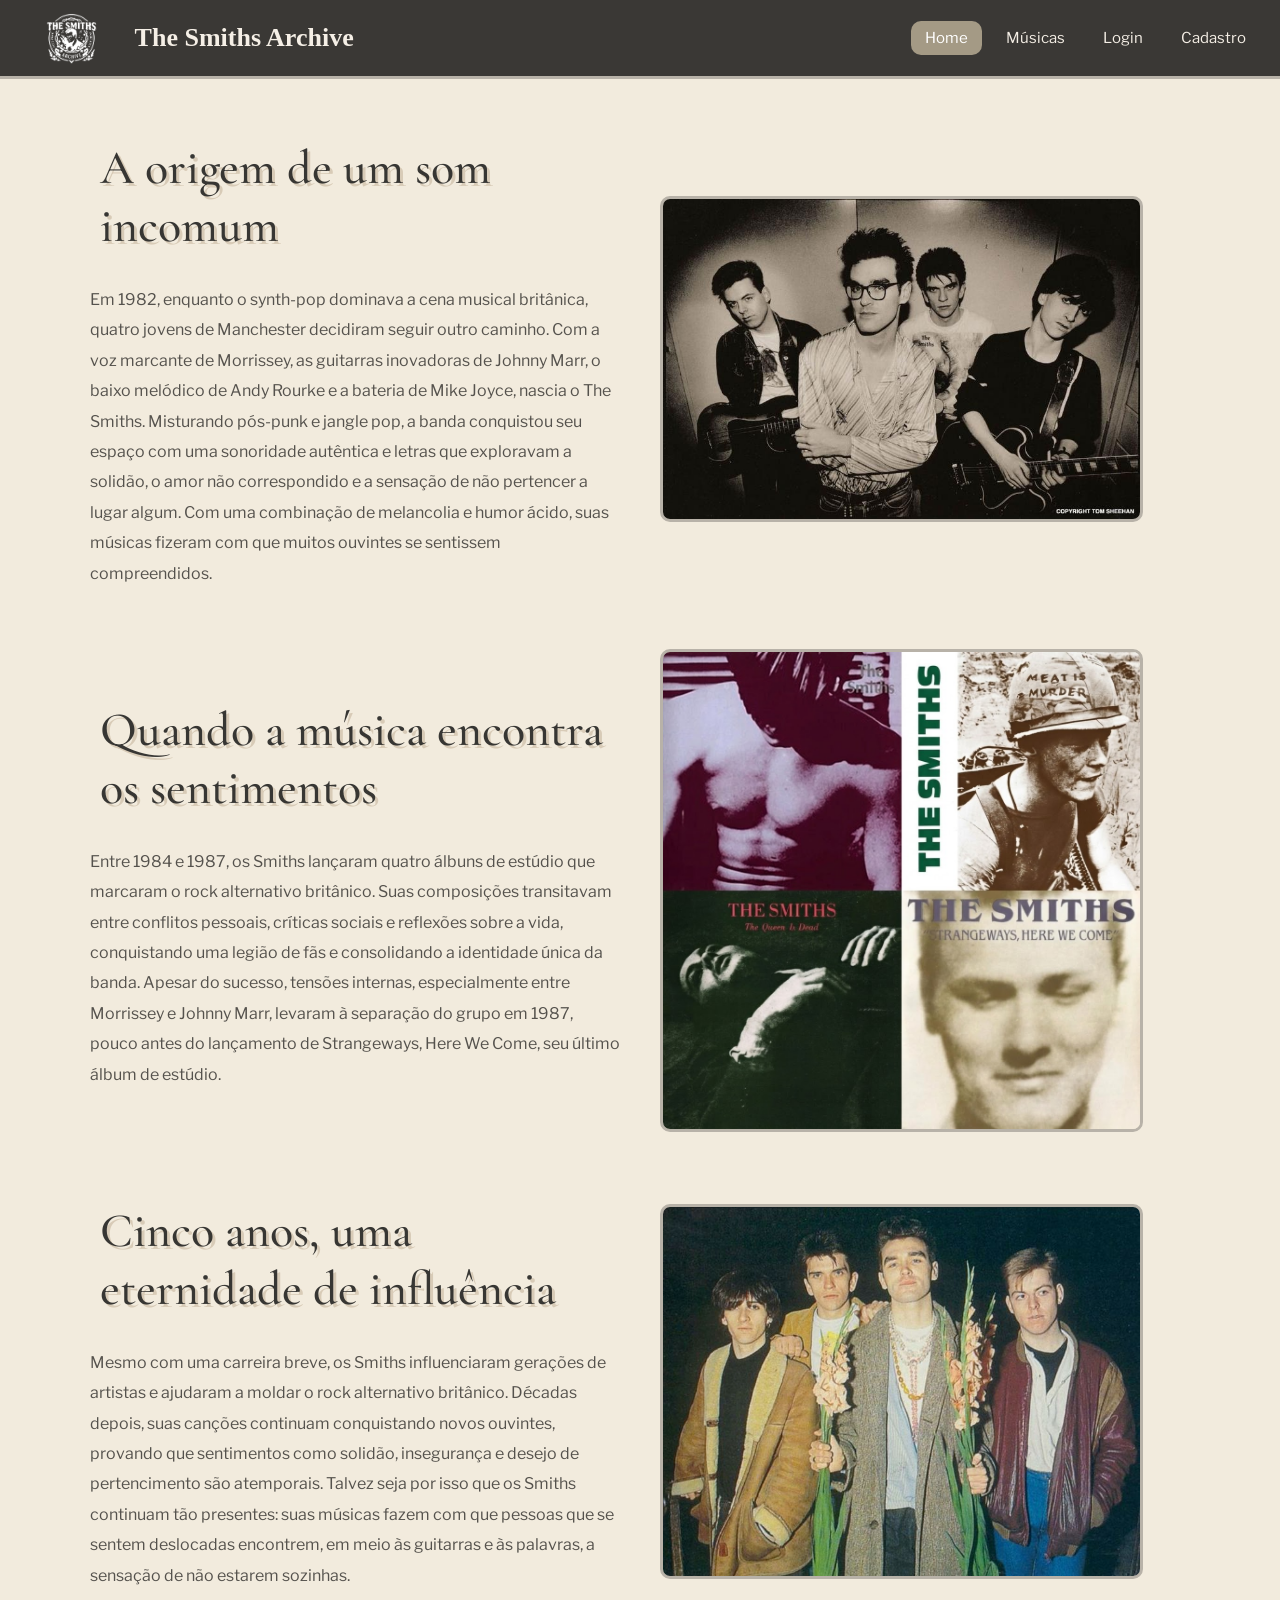
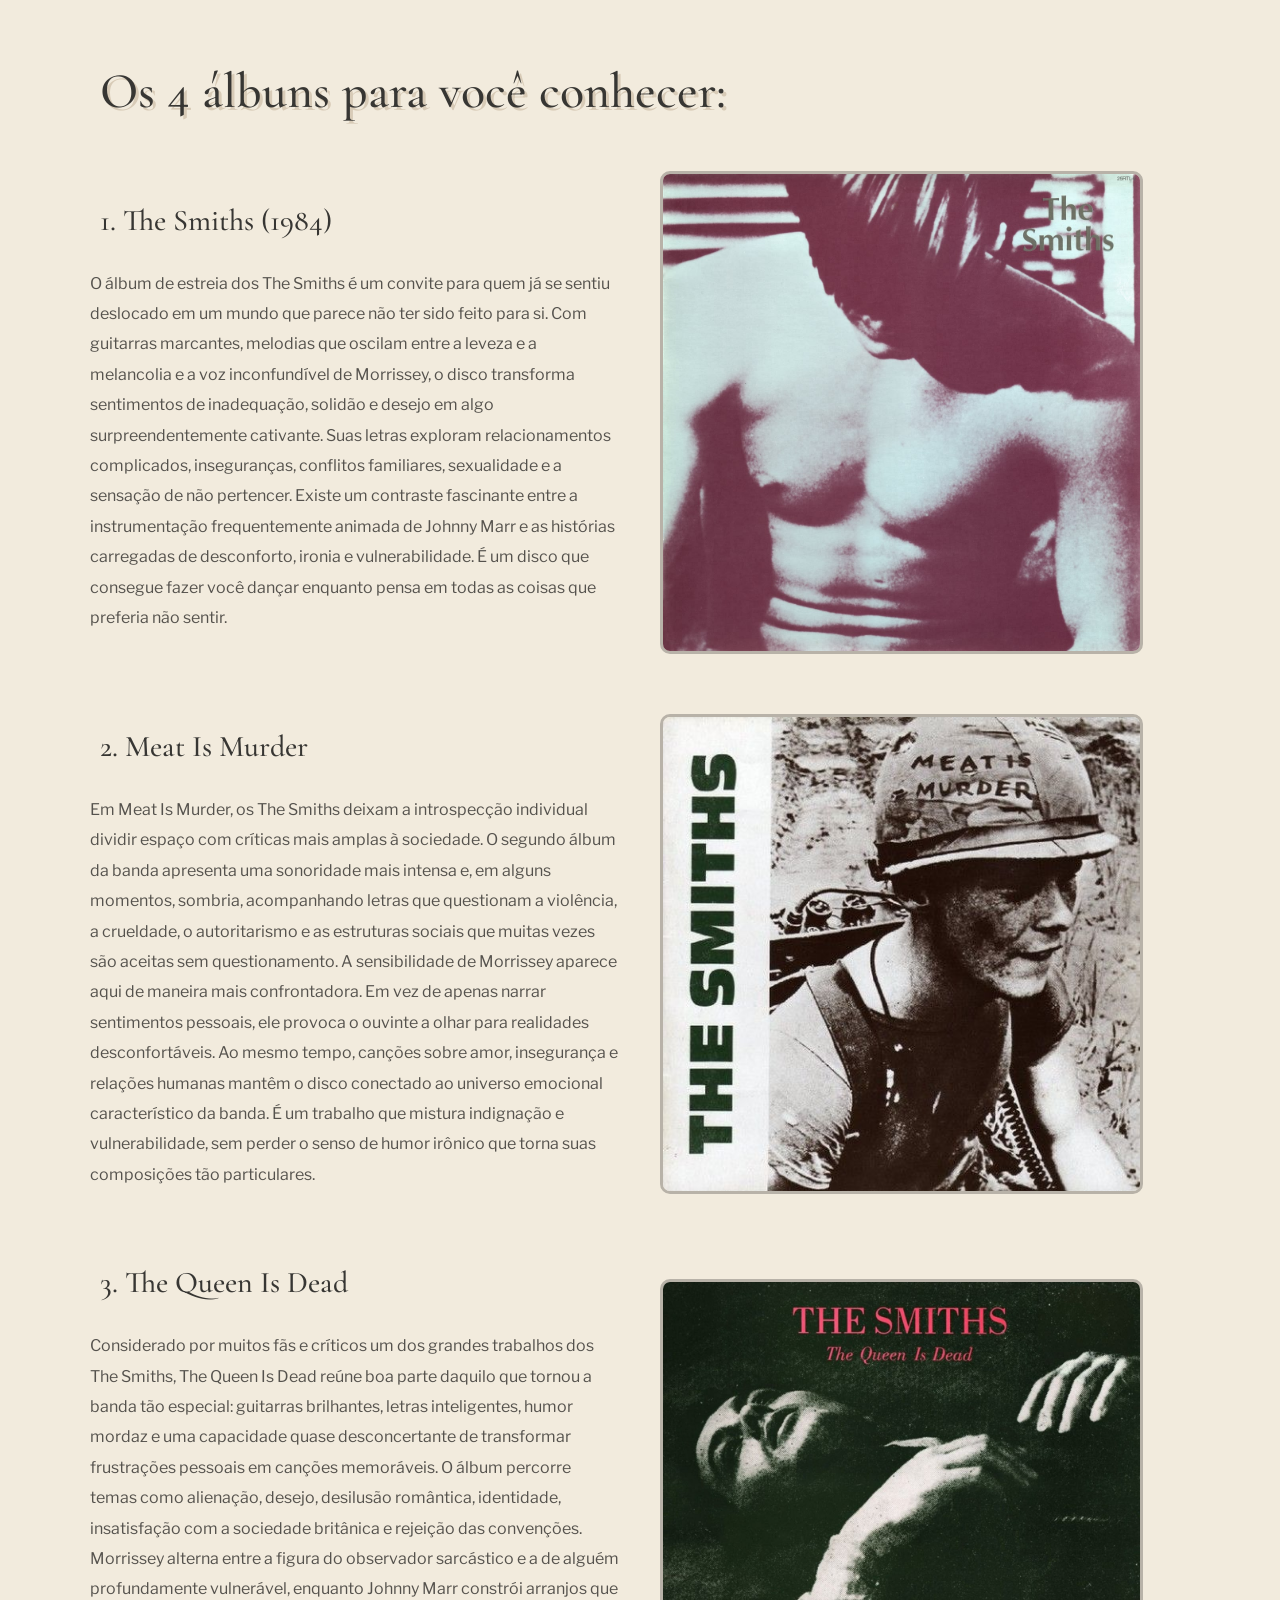
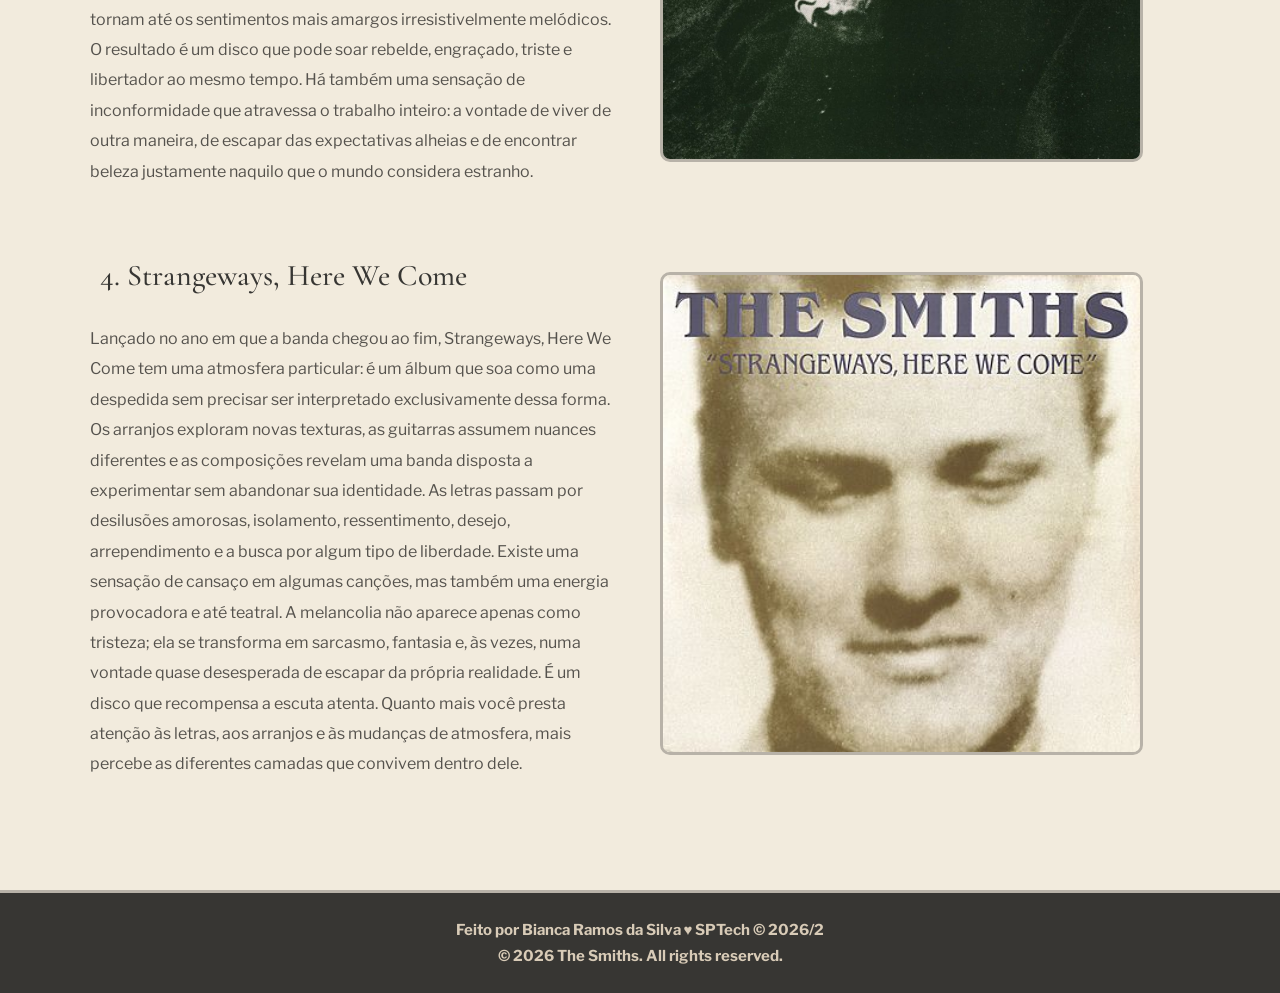
<file: projeto-the-smiths/public/index.html>
<!DOCTYPE html>
<html lang="en">

<head>
  <meta charset="UTF-8">
  <meta http-equiv="X-UA-Compatible" content="IE=edge">
  <meta name="viewport" content="width=device-width, initial-scale=1.0">

  <title>The Smiths Archive | Página Inicial</title>

  <script src="./js/sessao.js"></script>

  <link rel="preconnect" href="https://fonts.googleapis.com">
  <link rel="preconnect" href="https://fonts.gstatic.com" crossorigin>
  <link
    href="https://fonts.googleapis.com/css2?family=Barlow:wght@400;600;800&family=Cormorant+Garamond:wght@500&family=Libre+Franklin:wght@400;800&display=swap"
    rel="stylesheet">
  <link rel="stylesheet" href="./css/estilo.css">
  <link rel="icon" href="./assets/icon/icon-the-smiths.ico">
  <link rel="preconnect" href="https://fonts.gstatic.com">
</head>

<body>
  <div class="header">
    <div class="container">
      <div class="identidade">
        <img src="./assets/icon/the_smiths_branco_fino.png" alt="Logo" class="logo">
        <h1 class="titulo">The Smiths Archive</h1>
      </div>
      <ul class="navbar">
        <li class="agora"><a href="index.html">Home</a></li>
        <li><a href="musicas.html">Músicas</a></li>
        <li class="so-deslogado"><a href="login.html">Login</a></li>
        <li class="so-deslogado"><a href="cadastro.html">Cadastro</a></li>
        <li class="so-logado"><a href="formulario.html">Formulário</a></li>
        <li class="so-logado"><a href="dashboard.html">Dashboard</a></li>
        <li class="so-logado"><a href="#" onclick="limparSessao(); return false;">Sair</a></li>
      </ul>
      <script>ajustarNavbar();</script>
    </div>
  </div>


  <div class="banner">
    <div class="container-texto">

      <!-- Bloco 1 -->
      <div class="conteudo-historia">
        <div class="texto-lateral">
          <h1>A origem de um som incomum</h1>
          <p class="texto-historia">Em 1982, enquanto o synth-pop dominava a cena musical britânica, quatro jovens de
            Manchester decidiram seguir outro caminho. Com a voz marcante de Morrissey, as guitarras inovadoras de
            Johnny Marr, o baixo melódico de Andy Rourke e a bateria de Mike Joyce, nascia o The Smiths.
            Misturando pós-punk e jangle pop, a banda conquistou seu espaço com uma sonoridade autêntica e letras que
            exploravam a solidão, o amor não correspondido e a sensação de não pertencer a lugar algum. Com uma
            combinação de melancolia e humor ácido, suas músicas fizeram com que muitos ouvintes se sentissem
            compreendidos.</p>
        </div>
        <div class="imagem-historia">
          <img src="./assets/imgs/the-smiths-integrantes.png" alt="Integrantes da banda The Smiths">
        </div>
      </div>

      <!-- Bloco 2 -->
      <div class="conteudo-historia">
        <div class="texto-lateral">
          <h1>Quando a música encontra os sentimentos</h1>
          <p class="texto-historia">
            Entre 1984 e 1987, os Smiths lançaram quatro álbuns de estúdio que marcaram o rock alternativo britânico.
            Suas composições transitavam entre conflitos pessoais, críticas sociais e reflexões sobre a vida,
            conquistando uma legião de fãs e consolidando a identidade única da banda.
            Apesar do sucesso, tensões internas, especialmente entre Morrissey e Johnny Marr, levaram à separação do
            grupo em 1987, pouco antes do lançamento de Strangeways, Here We Come, seu último álbum de estúdio.
          </p>
        </div>
        <div class="imagem-historia">
          <img src="./assets/imgs/albuns.png" alt="Descreva a imagem 2">
        </div>
      </div>

      <!-- Bloco 3 -->
      <div class="conteudo-historia">
        <div class="texto-lateral">
          <h1>Cinco anos, uma eternidade de influência</h1>
          <p class="texto-historia">Mesmo com uma carreira breve, os Smiths influenciaram gerações de artistas e
            ajudaram a moldar o rock alternativo britânico. Décadas depois, suas canções continuam conquistando novos
            ouvintes, provando que sentimentos como solidão, insegurança e desejo de pertencimento são atemporais.
            Talvez seja por isso que os Smiths continuam tão presentes: suas músicas fazem com que pessoas que se sentem
            deslocadas encontrem, em meio às guitarras e às palavras, a sensação de não estarem sozinhas.</p>
        </div>
        <div class="imagem-historia">
          <img src="./assets/imgs/the-smiths-flores.png" alt="Descreva a imagem 3">
        </div>
      </div>

      <!-- Título da seção de álbuns (sozinho, sem imagem) -->
      <h1 class="titulo-secao">Os 4 álbuns para você conhecer:</h1>

      <!-- Álbum 1 -->
      <div class="conteudo-historia">
        <div class="texto-lateral">
          <h2>1. The Smiths (1984)</h2>
          <p class="texto-historia">O álbum de estreia dos The Smiths é um convite para quem já se sentiu deslocado em
            um mundo que parece não ter sido feito para si. Com guitarras marcantes, melodias que oscilam entre a leveza
            e a melancolia e a voz inconfundível de Morrissey, o disco transforma sentimentos de inadequação, solidão e
            desejo em algo surpreendentemente cativante.
            Suas letras exploram relacionamentos complicados, inseguranças, conflitos familiares, sexualidade e a
            sensação de não pertencer. Existe um contraste fascinante entre a instrumentação frequentemente animada de
            Johnny Marr e as histórias carregadas de desconforto, ironia e vulnerabilidade. É um disco que consegue
            fazer você dançar enquanto pensa em todas as coisas que preferia não sentir.</p>
        </div>
        <div class="imagem-historia">
          <img src="./assets/imgs/the-smiths.png" alt="Capa do álbum The Smiths">
        </div>
      </div>

      <!-- Álbum 2 -->
      <div class="conteudo-historia">
        <div class="texto-lateral">
          <h2>2. Meat Is Murder</h2>
          <p class="texto-historia">Em Meat Is Murder, os The Smiths deixam a introspecção individual dividir espaço com
            críticas mais amplas à sociedade. O segundo álbum da banda apresenta uma sonoridade mais intensa e, em
            alguns momentos, sombria, acompanhando letras que questionam a violência, a crueldade, o autoritarismo e as
            estruturas sociais que muitas vezes são aceitas sem questionamento.
            A sensibilidade de Morrissey aparece aqui de maneira mais confrontadora. Em vez de apenas narrar sentimentos
            pessoais, ele provoca o ouvinte a olhar para realidades desconfortáveis. Ao mesmo tempo, canções sobre amor,
            insegurança e relações humanas mantêm o disco conectado ao universo emocional característico da banda. É um
            trabalho que mistura indignação e vulnerabilidade, sem perder o senso de humor irônico que torna suas
            composições tão particulares.</p>
        </div>
        <div class="imagem-historia">
          <img src="./assets/imgs/meat-is-murder1.png" alt="Capa do álbum Meat Is Murder">
        </div>
      </div>

      <!-- Álbum 3 -->
      <div class="conteudo-historia">
        <div class="texto-lateral">
          <h2>3. The Queen Is Dead</h2>
          <p class="texto-historia">Considerado por muitos fãs e críticos um dos grandes trabalhos dos The Smiths, The
            Queen Is Dead reúne boa parte daquilo que tornou a banda tão especial: guitarras brilhantes, letras
            inteligentes, humor mordaz e uma capacidade quase desconcertante de transformar frustrações pessoais em
            canções memoráveis.
            O álbum percorre temas como alienação, desejo, desilusão romântica, identidade, insatisfação com a sociedade
            britânica e rejeição das convenções. Morrissey alterna entre a figura do observador sarcástico e a de alguém
            profundamente vulnerável, enquanto Johnny Marr constrói arranjos que tornam até os sentimentos mais amargos
            irresistivelmente melódicos. O resultado é um disco que pode soar rebelde, engraçado, triste e libertador ao
            mesmo tempo.
            Há também uma sensação de inconformidade que atravessa o trabalho inteiro: a vontade de viver de outra
            maneira, de escapar das expectativas alheias e de encontrar beleza justamente naquilo que o mundo considera
            estranho.</p>
        </div>
        <div class="imagem-historia">
          <img src="assets/imgs/the-queen-is-dead.png" alt="Capa do álbum The Queen Is Dead">
        </div>
      </div>

      <!-- Álbum 4 -->
      <div class="conteudo-historia">
        <div class="texto-lateral">
          <h2>4. Strangeways, Here We Come</h2>
          <p class="texto-historia">Lançado no ano em que a banda chegou ao fim, Strangeways, Here We Come tem uma
            atmosfera particular: é um álbum que soa como uma despedida sem precisar ser interpretado exclusivamente
            dessa forma. Os arranjos exploram novas texturas, as guitarras assumem nuances diferentes e as composições
            revelam uma banda disposta a experimentar sem abandonar sua identidade.
            As letras passam por desilusões amorosas, isolamento, ressentimento, desejo, arrependimento e a busca por
            algum tipo de liberdade. Existe uma sensação de cansaço em algumas canções, mas também uma energia
            provocadora e até teatral. A melancolia não aparece apenas como tristeza; ela se transforma em sarcasmo,
            fantasia e, às vezes, numa vontade quase desesperada de escapar da própria realidade.
            É um disco que recompensa a escuta atenta. Quanto mais você presta atenção às letras, aos arranjos e às
            mudanças de atmosfera, mais percebe as diferentes camadas que convivem dentro dele.</p>
        </div>
        <div class="imagem-historia">
          <img src="./assets/imgs/strangeways-here-we-come.png" alt="Capa do álbum Strangeways, Here We Come">
        </div>
      </div>

    </div>
  </div>
  <div class="footer">
    <div class="container-texto">
      <h4>Feito por Bianca Ramos da Silva &hearts; SPTech &copy; 2026/2</h4>
    </div>
    <div class="container-texto">
      <h4>&copy; 2026 The Smiths. All rights reserved.</h4>
    </div>
  </div>
</body>

</html>
</file>
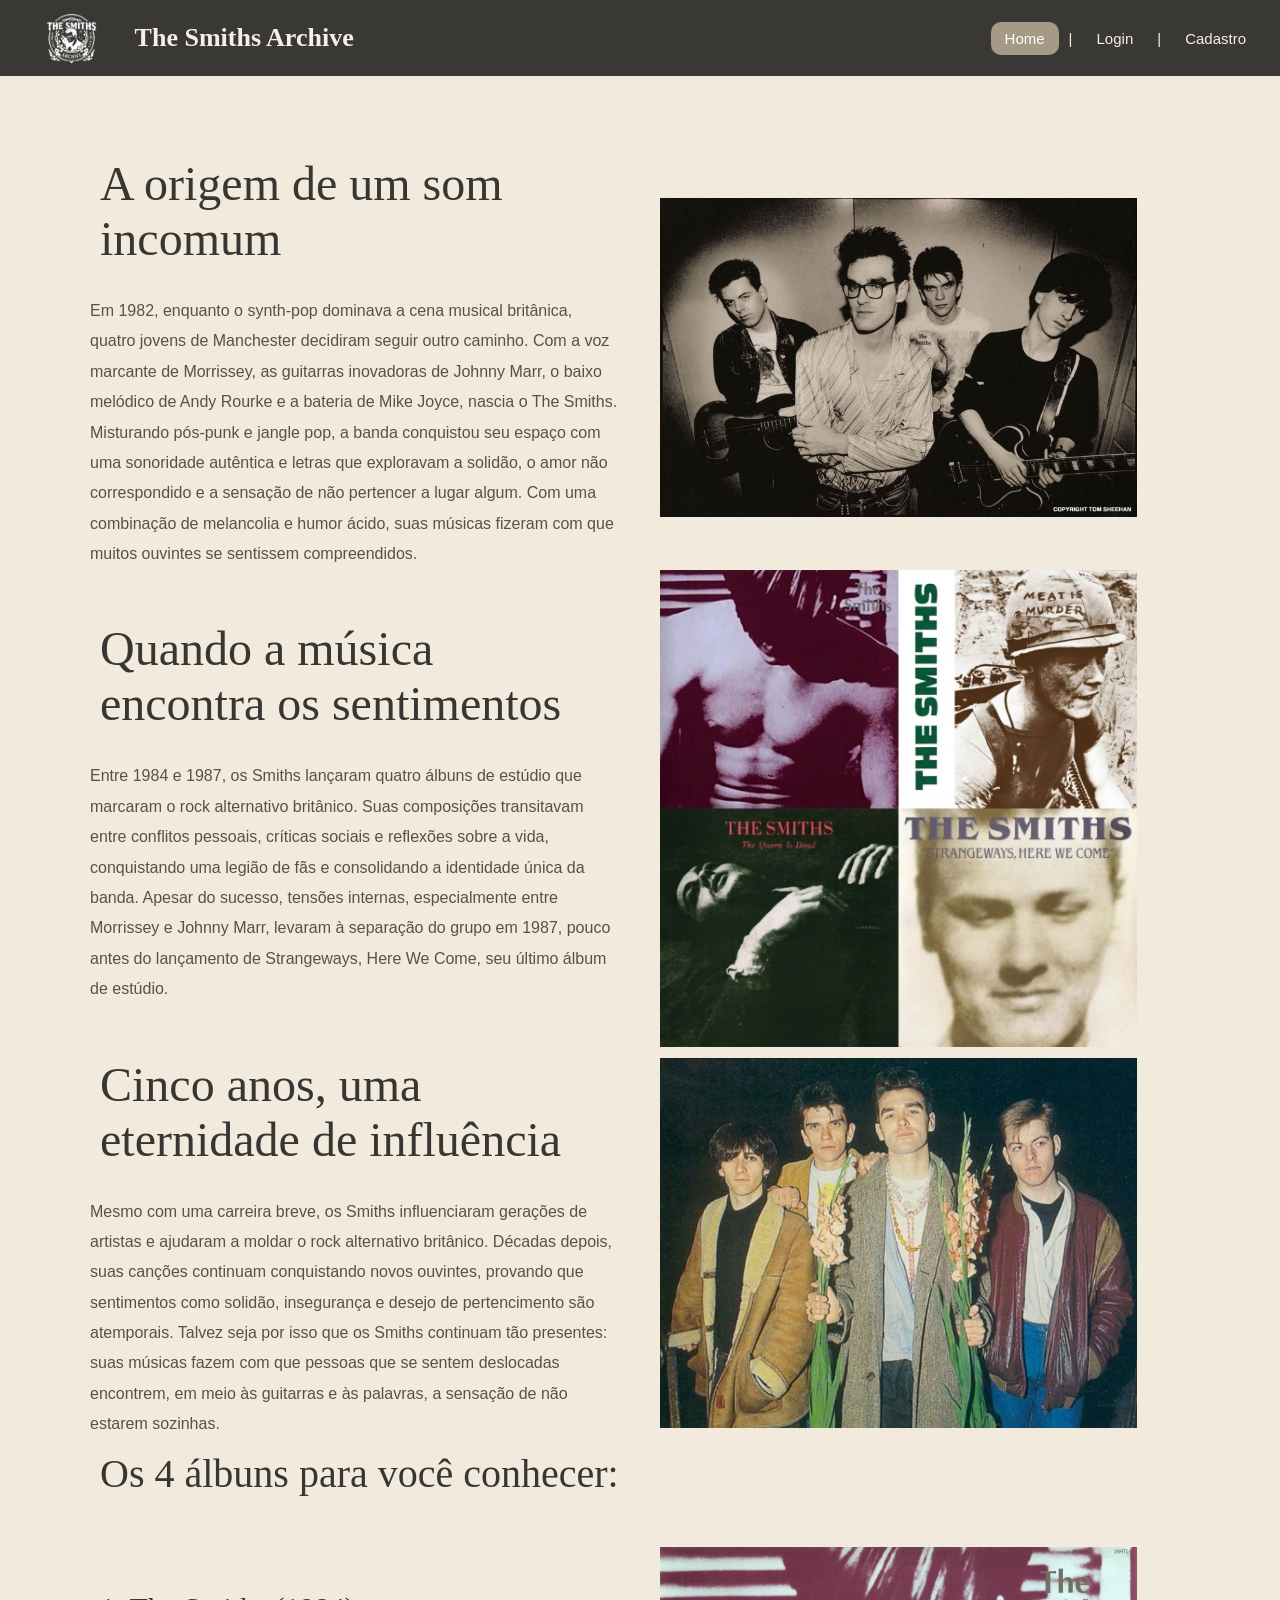
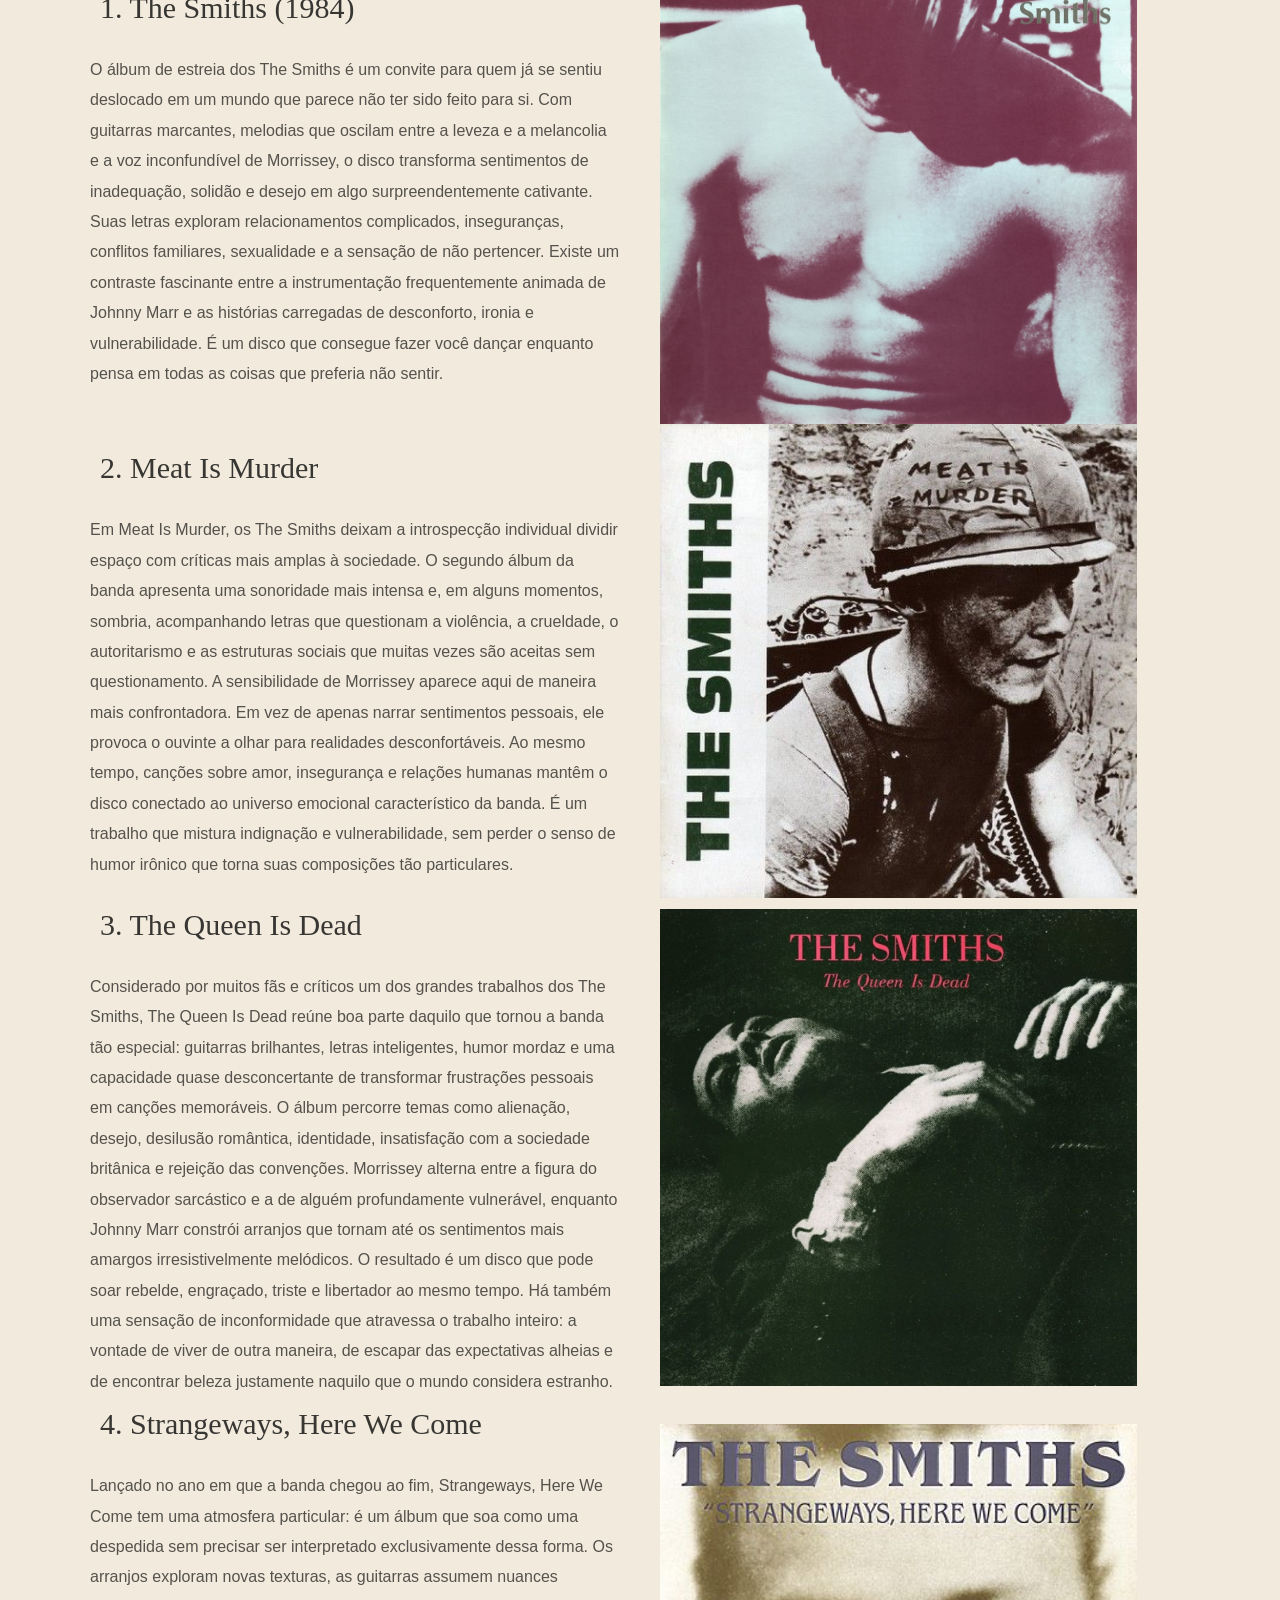
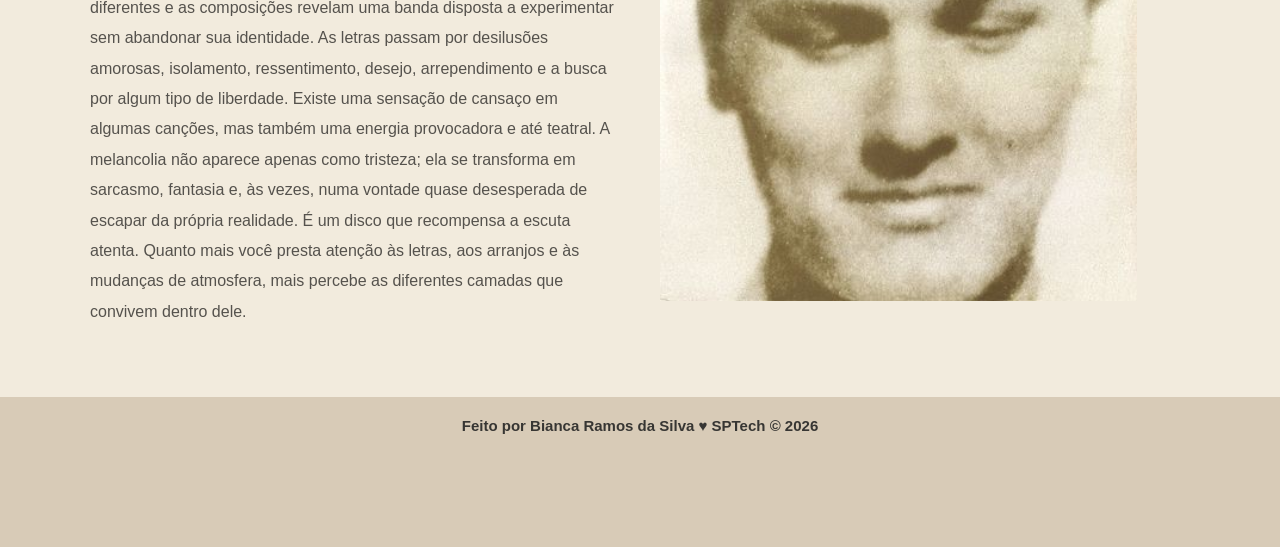
<file: web-data-viz/public/index.html>
<!DOCTYPE html>
<html lang="en">

<head>
  <meta charset="UTF-8">
  <meta http-equiv="X-UA-Compatible" content="IE=edge">
  <meta name="viewport" content="width=device-width, initial-scale=1.0">

  <title>The Smiths Archive | Página Inicial</title>

  <script src="./js/sessao.js"></script>

  <link rel="stylesheet" href="./css/estilo.css">
  <link rel="icon" href="./assets/icon/icon-the-smiths.ico">
  <link rel="preconnect" href="https://fonts.gstatic.com">
</head>

<body>
  <div class="header">
    <div class="container">
      <div class="identidade">
        <img src="./assets/icon/the_smiths_branco_fino.png" alt="Logo" class="logo">
        <h1 class="titulo">The Smiths Archive</h1>
      </div>
      <ul class="navbar">
        <li class="agora">
          <a href="#">Home</a>
        </li>
        <li>|</li>
        <li>
          <a href="login.html">Login</a>
        </li>|
        <li>
          <a href="cadastro.html">Cadastro</a>
        </li>
      </ul>
    </div>
  </div>

  <div class="banner">
  <div class="container-texto">

    <!-- Bloco 1 -->
    <div class="conteudo-historia">
      <div class="texto-lateral">
        <h1>A origem de um som incomum</h1>
        <p class="texto-historia">Em 1982, enquanto o synth-pop dominava a cena musical britânica, quatro jovens de
          Manchester decidiram seguir outro caminho. Com a voz marcante de Morrissey, as guitarras inovadoras de
          Johnny Marr, o baixo melódico de Andy Rourke e a bateria de Mike Joyce, nascia o The Smiths.
          Misturando pós-punk e jangle pop, a banda conquistou seu espaço com uma sonoridade autêntica e letras que
          exploravam a solidão, o amor não correspondido e a sensação de não pertencer a lugar algum. Com uma
          combinação de melancolia e humor ácido, suas músicas fizeram com que muitos ouvintes se sentissem
          compreendidos.</p>
      </div>
      <div class="imagem-historia">
        <img src="./assets/imgs/the-smiths-integrantes.png" alt="Integrantes da banda The Smiths">
      </div>
    </div>

    <!-- Bloco 2 -->
    <div class="conteudo-historia">
      <div class="texto-lateral">
        <h1>Quando a música encontra os sentimentos</h1>
        <p class="texto-historia">
          Entre 1984 e 1987, os Smiths lançaram quatro álbuns de estúdio que marcaram o rock alternativo britânico.
          Suas composições transitavam entre conflitos pessoais, críticas sociais e reflexões sobre a vida,
          conquistando uma legião de fãs e consolidando a identidade única da banda.
          Apesar do sucesso, tensões internas, especialmente entre Morrissey e Johnny Marr, levaram à separação do
          grupo em 1987, pouco antes do lançamento de Strangeways, Here We Come, seu último álbum de estúdio.
        </p>
      </div>
      <div class="imagem-historia">
        <img src="./assets/imgs/albuns.png" alt="Descreva a imagem 2">
      </div>
    </div>

    <!-- Bloco 3 -->
    <div class="conteudo-historia">
      <div class="texto-lateral">
        <h1>Cinco anos, uma eternidade de influência</h1>
        <p class="texto-historia">Mesmo com uma carreira breve, os Smiths influenciaram gerações de artistas e
          ajudaram a moldar o rock alternativo britânico. Décadas depois, suas canções continuam conquistando novos
          ouvintes, provando que sentimentos como solidão, insegurança e desejo de pertencimento são atemporais.
          Talvez seja por isso que os Smiths continuam tão presentes: suas músicas fazem com que pessoas que se sentem
          deslocadas encontrem, em meio às guitarras e às palavras, a sensação de não estarem sozinhas.</p>
      </div>
      <div class="imagem-historia">
        <img src="./assets/imgs/the-smiths-flores.png" alt="Descreva a imagem 3">
      </div>
    </div>

    <!-- Título da seção de álbuns (sozinho, sem imagem) -->
    <h1 class="titulo-secao">Os 4 álbuns para você conhecer:</h1>

    <!-- Álbum 1 -->
    <div class="conteudo-historia">
      <div class="texto-lateral">
        <h2>1. The Smiths (1984)</h2>
        <p class="texto-historia">O álbum de estreia dos The Smiths é um convite para quem já se sentiu deslocado em
          um mundo que parece não ter sido feito para si. Com guitarras marcantes, melodias que oscilam entre a leveza
          e a melancolia e a voz inconfundível de Morrissey, o disco transforma sentimentos de inadequação, solidão e
          desejo em algo surpreendentemente cativante.
          Suas letras exploram relacionamentos complicados, inseguranças, conflitos familiares, sexualidade e a
          sensação de não pertencer. Existe um contraste fascinante entre a instrumentação frequentemente animada de
          Johnny Marr e as histórias carregadas de desconforto, ironia e vulnerabilidade. É um disco que consegue
          fazer você dançar enquanto pensa em todas as coisas que preferia não sentir.</p>
      </div>
      <div class="imagem-historia">
        <img src="./assets/imgs/the-smiths.png" alt="Capa do álbum The Smiths">
      </div>
    </div>

    <!-- Álbum 2 -->
    <div class="conteudo-historia">
      <div class="texto-lateral">
        <h2>2. Meat Is Murder</h2>
        <p class="texto-historia">Em Meat Is Murder, os The Smiths deixam a introspecção individual dividir espaço com
          críticas mais amplas à sociedade. O segundo álbum da banda apresenta uma sonoridade mais intensa e, em
          alguns momentos, sombria, acompanhando letras que questionam a violência, a crueldade, o autoritarismo e as
          estruturas sociais que muitas vezes são aceitas sem questionamento.
          A sensibilidade de Morrissey aparece aqui de maneira mais confrontadora. Em vez de apenas narrar sentimentos
          pessoais, ele provoca o ouvinte a olhar para realidades desconfortáveis. Ao mesmo tempo, canções sobre amor,
          insegurança e relações humanas mantêm o disco conectado ao universo emocional característico da banda. É um
          trabalho que mistura indignação e vulnerabilidade, sem perder o senso de humor irônico que torna suas
          composições tão particulares.</p>
      </div>
      <div class="imagem-historia">
        <img src="./assets/imgs/meat-is-murder1.png" alt="Capa do álbum Meat Is Murder">
      </div>
    </div>

    <!-- Álbum 3 -->
    <div class="conteudo-historia">
      <div class="texto-lateral">
        <h2>3. The Queen Is Dead</h2>
        <p class="texto-historia">Considerado por muitos fãs e críticos um dos grandes trabalhos dos The Smiths, The
          Queen Is Dead reúne boa parte daquilo que tornou a banda tão especial: guitarras brilhantes, letras
          inteligentes, humor mordaz e uma capacidade quase desconcertante de transformar frustrações pessoais em
          canções memoráveis.
          O álbum percorre temas como alienação, desejo, desilusão romântica, identidade, insatisfação com a sociedade
          britânica e rejeição das convenções. Morrissey alterna entre a figura do observador sarcástico e a de alguém
          profundamente vulnerável, enquanto Johnny Marr constrói arranjos que tornam até os sentimentos mais amargos
          irresistivelmente melódicos. O resultado é um disco que pode soar rebelde, engraçado, triste e libertador ao
          mesmo tempo.
          Há também uma sensação de inconformidade que atravessa o trabalho inteiro: a vontade de viver de outra
          maneira, de escapar das expectativas alheias e de encontrar beleza justamente naquilo que o mundo considera
          estranho.</p>
      </div>
      <div class="imagem-historia">
        <img src="assets/imgs/the-queen-is-dead.png" alt="Capa do álbum The Queen Is Dead">
      </div>
    </div>

    <!-- Álbum 4 -->
    <div class="conteudo-historia">
      <div class="texto-lateral">
        <h2>4. Strangeways, Here We Come</h2>
        <p class="texto-historia">Lançado no ano em que a banda chegou ao fim, Strangeways, Here We Come tem uma
          atmosfera particular: é um álbum que soa como uma despedida sem precisar ser interpretado exclusivamente
          dessa forma. Os arranjos exploram novas texturas, as guitarras assumem nuances diferentes e as composições
          revelam uma banda disposta a experimentar sem abandonar sua identidade.
          As letras passam por desilusões amorosas, isolamento, ressentimento, desejo, arrependimento e a busca por
          algum tipo de liberdade. Existe uma sensação de cansaço em algumas canções, mas também uma energia
          provocadora e até teatral. A melancolia não aparece apenas como tristeza; ela se transforma em sarcasmo,
          fantasia e, às vezes, numa vontade quase desesperada de escapar da própria realidade.
          É um disco que recompensa a escuta atenta. Quanto mais você presta atenção às letras, aos arranjos e às
          mudanças de atmosfera, mais percebe as diferentes camadas que convivem dentro dele.</p>
      </div>
      <div class="imagem-historia">
        <img src="./assets/imgs/strangeways-here-we-come.png" alt="Capa do álbum Strangeways, Here We Come">
      </div>
    </div>

  </div>
</div>
  <div class="footer">
    <div class="container-texto">
      <h4>Feito por Bianca Ramos da Silva &hearts; SPTech &copy; 2026</h4>
    </div>
  </div>
</body>

</html>
</file>
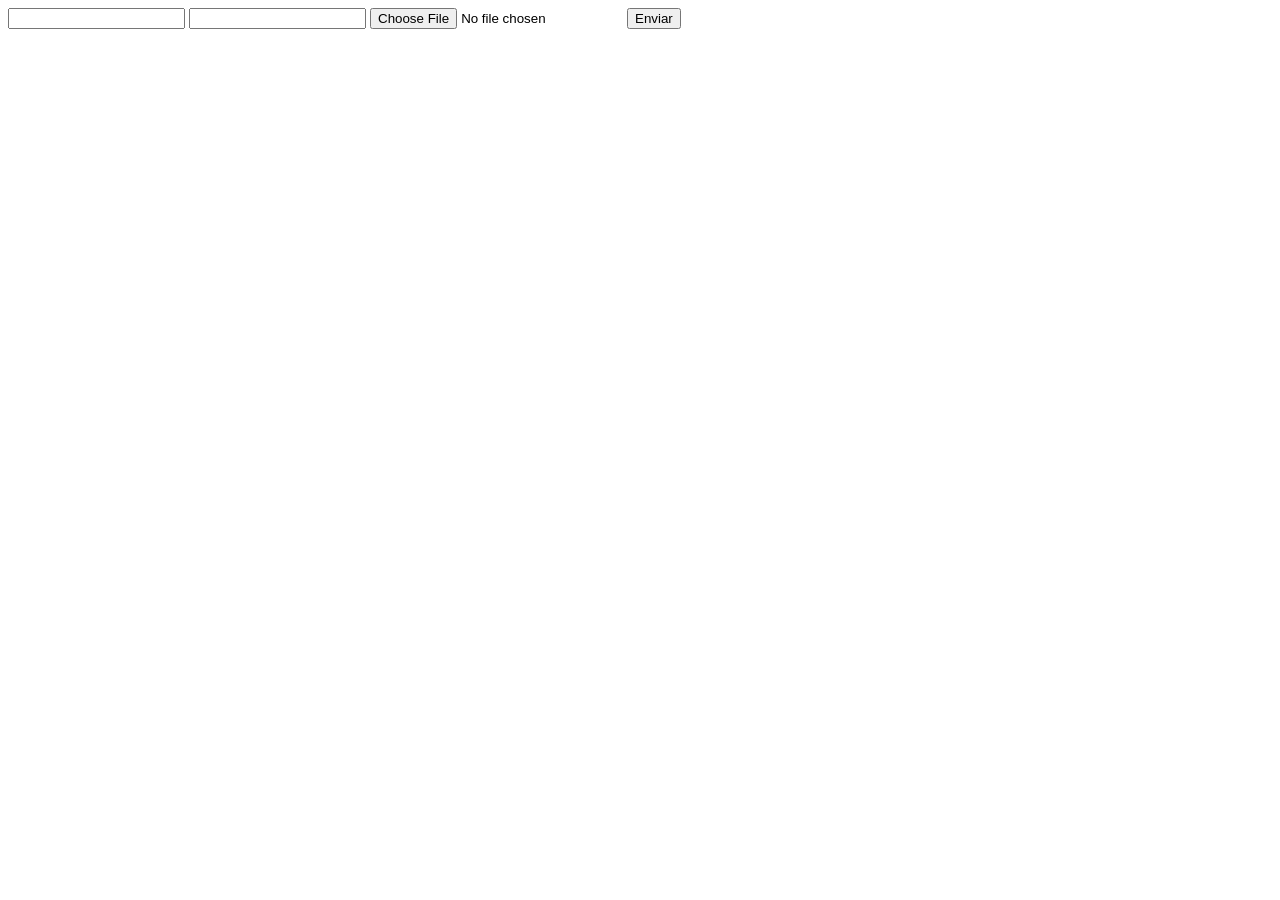
<file: projeto-the-smiths/DOCUMENTOS_DE_APOIO/exemplo_de_upload_de_arquivo/public/index.html>
<!DOCTYPE html>
<html lang="en">

<head>
  <meta charset="UTF-8">
  <meta http-equiv="X-UA-Compatible" content="IE=edge">
  <meta name="viewport" content="width=device-width, initial-scale=1.0">
  <title>Upload</title>
</head>

<body>

  <div>
    <input name="nome" id="nome" type="text" />
    <input name="email" id="email" type="url" />
    <input name="foto" id="foto" type="file" />
    <button onclick="enviar()">Enviar</button>
  </div>

  <div id="container"></div>
</body>

</html>

<script>
  function enviar() {
    const formData = new FormData();
    formData.append('foto', foto.files[0])
    formData.append('nome', nome.value)
    formData.append('email', email.value)

    fetch("/usuarios/cadastro", {
      method: "POST",
      body: formData
    })
      .then(res => {
        window.location = "./perfil.html"
      })
      .catch(err => {
        console.log(err);
      })
  }
</script>
</file>
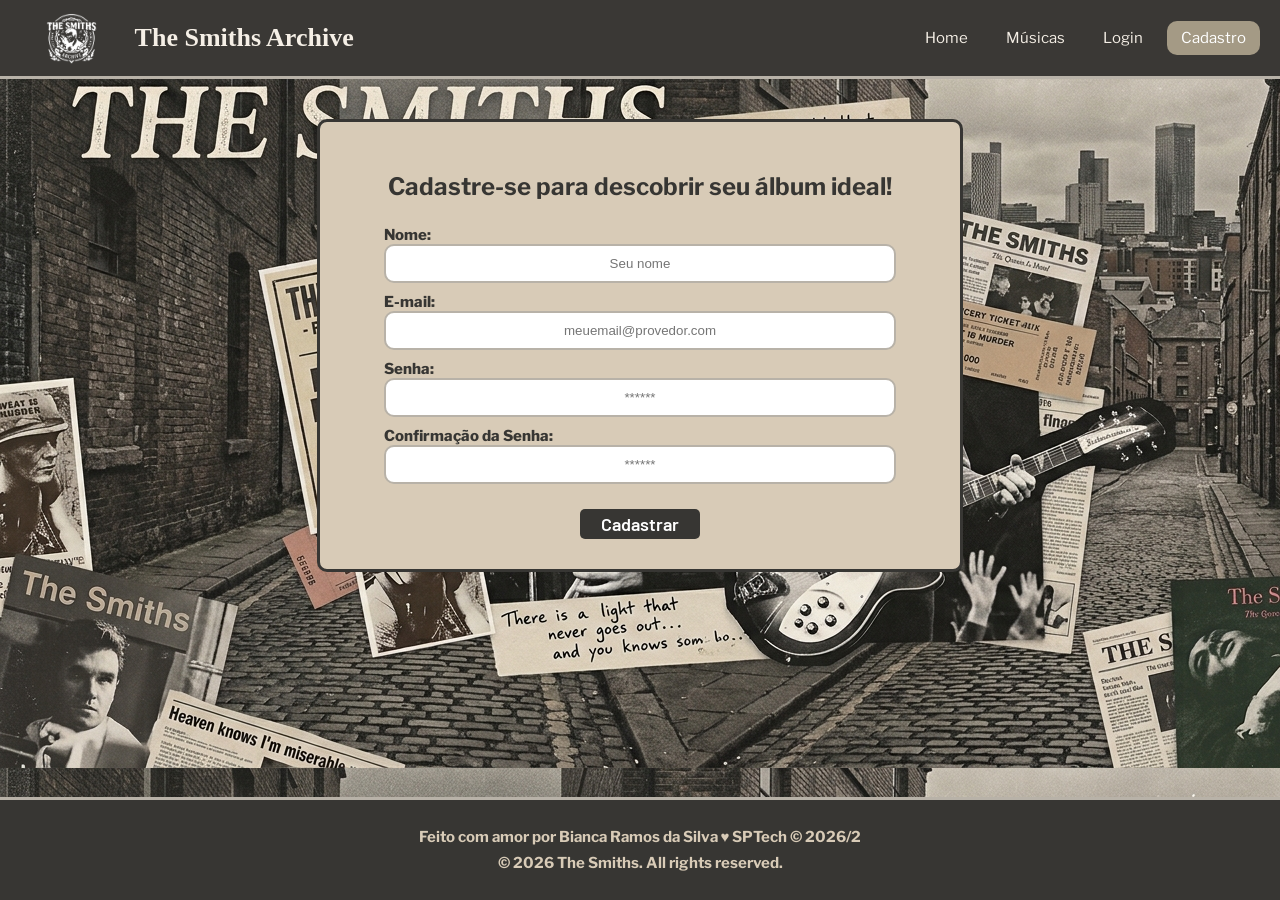
<file: projeto-the-smiths/public/cadastro.html>
<!DOCTYPE html>
<html lang="pt-br">

<head>
  <meta charset="UTF-8" />
  <meta http-equiv="X-UA-Compatible" content="IE=edge" />
  <meta name="viewport" content="width=device-width, initial-scale=1.0" />

  <title>The Smiths Archive | Cadastro</title>

  <script src="./js/sessao.js"></script>

  <link rel="preconnect" href="https://fonts.googleapis.com">
  <link rel="preconnect" href="https://fonts.gstatic.com" crossorigin>
  <link
    href="https://fonts.googleapis.com/css2?family=Barlow:wght@400;600;800&family=Cormorant+Garamond:wght@500&family=Libre+Franklin:wght@400;800&display=swap"
    rel="stylesheet">
  <link rel="stylesheet" href="./css/estilo.css" />
  <link rel="icon" href="./assets/icon/icon-the-smiths.ico" />
  <link rel="preconnect" href="https://fonts.gstatic.com" />
</head>

<body>
  <div class="header">
    <div class="container">
      <div class="identidade">
      <img src="./assets/icon/the_smiths_branco_fino.png" alt="Logo" class="logo">
      <h1 class="titulo">The Smiths Archive</h1>
      </div>
      <ul class="navbar">
        <li><a href="index.html">Home</a></li>
        <li><a href="musicas.html">Músicas</a></li>
        <li class="so-deslogado"><a href="login.html">Login</a></li>
        <li class="agora so-deslogado"><a href="cadastro.html">Cadastro</a></li>
        <li class="so-logado"><a href="formulario.html">Formulário</a></li>
        <li class="so-logado"><a href="dashboard.html">Dashboard</a></li>
        <li class="so-logado"><a href="#" onclick="limparSessao(); return false;">Sair</a></li>
      </ul>
      <script>ajustarNavbar();</script>
    </div>
  </div>

  <!--header fim-->

  <div class="login">
    <div class="alerta_erro">
      <div class="card_erro" id="cardErro">
        <span id="mensagem_erro"></span>
      </div>
    </div>
    <div class="container-cadastro">
      <div class="card card-cadastro">
        <h2>Cadastre-se para descobrir seu álbum ideal!</h2>
        <div class="formulario">
          <!--
                         Para inserir mais um campo, copie uma das inputs abaixo.
                         Assim que inserir vá para o script abaixo.
                     -->
          <div class="campo">
            <span>Nome:</span>
            <input id="nome_input" type="text" placeholder="Seu nome" />
          </div>
          <div id="div_nomeInvalido"></div>
          <div class="campo">
            <span>E-mail:</span>
            <input id="email_input" type="text" placeholder="meuemail@provedor.com" />
          </div>
          <div id="div_emailInvalido"></div>
          <div class="campo">
            <span>Senha:</span>
            <input id="senha_input" type="password" placeholder="******" />
            <div id="div_fraca"></div> <div id="div_forte"></div>
          </div>
          <div class="campo">
            <span>Confirmação da Senha:</span>
            <input id="confirmacao_senha_input" type="password" placeholder="******" />
          </div>
          <div id="div_senhaDif"></div>
          <div id="div_msg"></div>
          <button class="botao" onclick="cadastrar()">Cadastrar</button>
        </div>
        <div id="div_aguardar" class="loading-div">
          <img src="./assets/loading.gif" id="loading-gif" />
        </div>

        <div id="div_erros_login"></div>
      </div>
    </div>
  </div>

  <!--footer inicio-->
  <div class="footer">
    <div class="container">
      <h4>Feito com amor por Bianca Ramos da Silva &hearts; SPTech &copy; 2026/2</h4>
    </div>
    <div class="container-texto">
      <h4>&copy; 2026 The Smiths. All rights reserved.</h4>
    </div>
  </div>
  <!--footer fim-->

<script>

  function cadastrar() {
    let nome = nome_input.value.trim();
    let email = email_input.value.trim();
    let senha = senha_input.value.trim();
    let confirmarSenha = confirmacao_senha_input.value.trim();

    let nomeInvalido = true;
    let emailInvalido = true;
    let tem1arroba = false;
    let senhaInvalida = true;
    let cfmSenhaInvalido = true;

    let temMaius = false;
    let temMinus = false;
    let temNum = false;
    let temSimb = false;
    let numerosPermitidos = "0123456789";
    let simbolos = "!@#$%&*_-./";

    // Verificando se há algum campo em branco
    if (
      nome == "" ||
      email == "" ||
      senha == "" ||
      confirmarSenha == ""
    ) {
      cardErro.style.display = "block";
      mensagem_erro.innerHTML =
        "Preencha todos os campos!";

      finalizarAguardar();
      return false;
    } else {
    setTimeout(sumirMensagem, 5000);
}

    // nome
    let nomeSoLetras = true;
    for (let i = 0; i < nome.length; i++) {
      let c = nome[i];
      if (c !== " " && c.toLowerCase() === c.toUpperCase()) nomeSoLetras = false;
    }

    if (nome.length >= 3 && nome.length <= 45 && nomeSoLetras) {
      nomeInvalido = false;
      div_nomeInvalido.innerHTML = "";
    } else {
      div_nomeInvalido.innerHTML = "Digite um nome válido.";
    }

    // email
    if (!email.includes(" ") && email.split("@").length == 2 && (
      email.endsWith("@gmail.com") ||
      email.endsWith("@hotmail.com") ||
      email.endsWith("@outlook.com") ||
      email.endsWith("@sptech.school") 
    )) {
      tem1arroba = true;
      emailInvalido = false;
      div_emailInvalido.innerHTML = "";
    } else {
      div_emailInvalido.innerHTML = "Digite um email válido.";
    }

    for (let i = 0; i < senha.length; i++) {
      let caractere = senha[i];
      if (caractere >= "A" && caractere <= "Z") temMaius = true;
      if (caractere >= "a" && caractere <= "z") temMinus = true;
      if (numerosPermitidos.includes(caractere)) temNum = true;
      if (simbolos.includes(caractere)) temSimb = true;
    }

    // senha
    if (temMaius && temMinus && temNum && temSimb && senha.length >= 8 && senha.length <= 45) {
      div_forte.innerHTML = "Senha forte";
      senhaInvalida = false;
      div_fraca.innerHTML = "";
    } else {
      div_fraca.innerHTML = "Senha fraca";
      senhaInvalida = true;
      div_forte.innerHTML = "";
    }

    // confirmar senha
    if (confirmarSenha === senha && senha !== "") {
      cfmSenhaInvalido = false;
      div_senhaDif.innerHTML = ""
      div_msg.innerHTML = ""
    } else {
      div_senhaDif.innerHTML = "As senhas são diferentes.";
      div_msg.innerHTML = ""
    }

    // se algum campo estiver inválido, não envia para o servidor
    if (nomeInvalido || emailInvalido || senhaInvalida || cfmSenhaInvalido) {
      div_msg.innerHTML = "Preencha  os dados corretamente."
      return false;
    }

    aguardar();

    // Enviando o valor da nova input
    fetch("/usuarios/cadastrar", {
      method: "POST",
      headers: {
        "Content-Type": "application/json",
      },
      body: JSON.stringify({
        // crie um atributo que recebe o valor recuperado aqui
        // Agora vá para o arquivo routes/usuario.js
        nomeServer: nome,
        emailServer: email,
        senhaServer: senha,
      }),
    })
      .then(function (resposta) {
        console.log("resposta: ", resposta);

        if (resposta.ok) {
          cardErro.style.display = "block";

          mensagem_erro.innerHTML =
            "Cadastro realizado com sucesso! Redirecionando para tela de Login...";

          setTimeout(() => {
            window.location = "login.html";
          }, "2000");

          limparFormulario();
          finalizarAguardar();
        } else {
          // mostra o motivo devolvido pelo servidor (ex.: e-mail já cadastrado)
          resposta.text().then(function (texto) {
            cardErro.style.display = "block";
            mensagem_erro.innerHTML = texto || "Houve um erro ao tentar realizar o cadastro!";
            finalizarAguardar();
          });
        }
      })
      .catch(function (resposta) {
        console.log(`#ERRO: ${resposta}`);
        finalizarAguardar();
      });

    return false;
  }

  function limparFormulario() {
    nome_input.value = "";
    email_input.value = "";
    senha_input.value = "";
    confirmacao_senha_input.value = "";
  }

  function sumirMensagem() {
    cardErro.style.display = "none";
  }
</script>
</body>

</html>
</file>
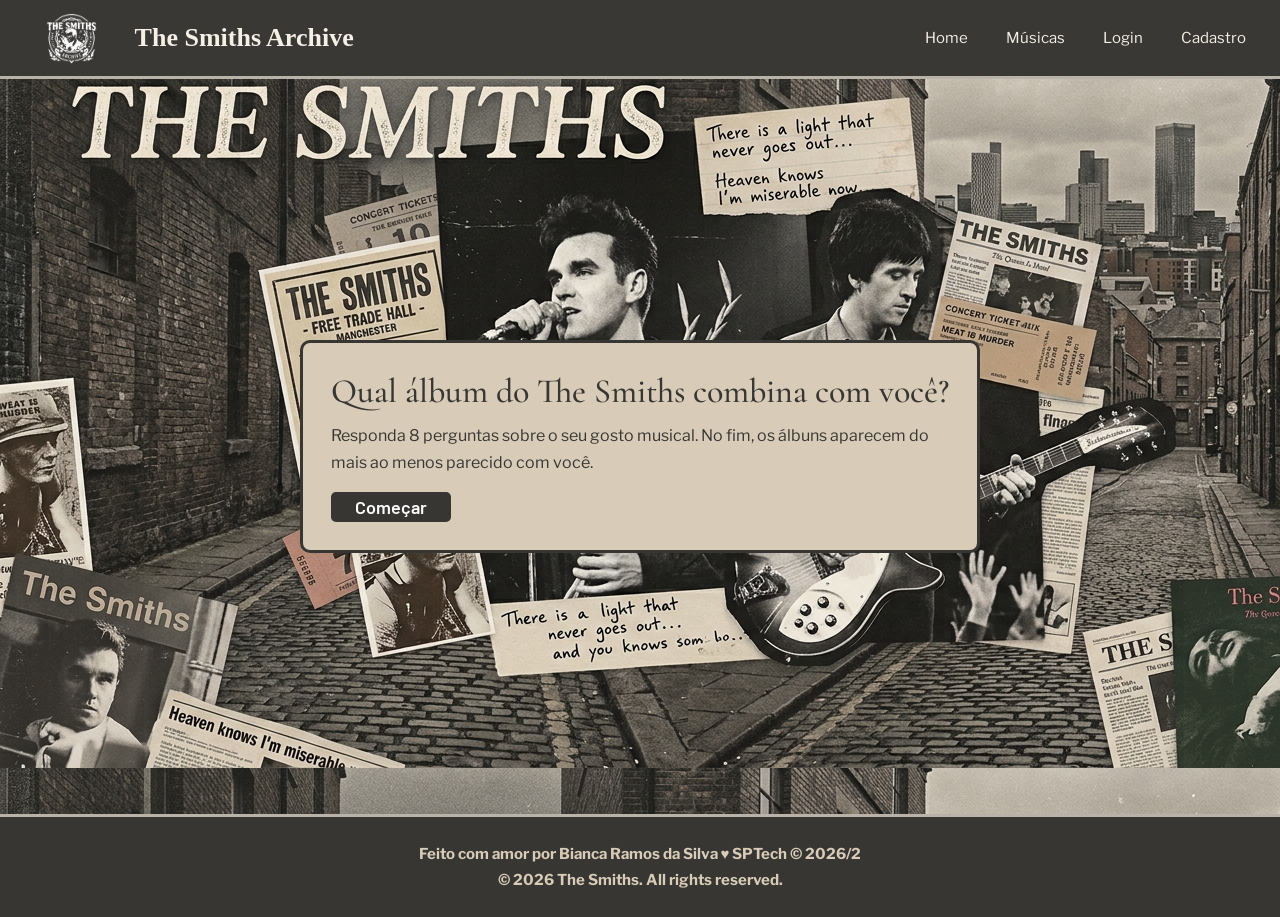
<file: projeto-the-smiths/public/formulario.html>
<!DOCTYPE html>
<html lang="pt-br">

<head>
    <meta charset="UTF-8">
    <meta http-equiv="X-UA-Compatible" content="IE=edge">
    <meta name="viewport" content="width=device-width, initial-scale=1.0">

    <title>The Smiths Archive | Página Inicial</title>

    <script src="./js/sessao.js"></script>

    <link rel="preconnect" href="https://fonts.googleapis.com">
    <link rel="preconnect" href="https://fonts.gstatic.com" crossorigin>
    <link
        href="https://fonts.googleapis.com/css2?family=Barlow:wght@400;600;800&family=Cormorant+Garamond:wght@500&family=Libre+Franklin:wght@400;800&display=swap"
        rel="stylesheet">
    <link rel="stylesheet" href="./css/estilo.css">
    <link rel="icon" href="./assets/icon/icon-the-smiths.ico">
    <link rel="preconnect" href="https://fonts.gstatic.com">
</head>

<body>

  <div class="header">
    <div class="container">
      <div class="identidade">
        <img src="./assets/icon/the_smiths_branco_fino.png" alt="Logo" class="logo">
        <h1 class="titulo">The Smiths Archive</h1>
      </div>
      <ul class="navbar">
        <li><a href="index.html">Home</a></li>
        <li><a href="musicas.html">Músicas</a></li>
        <li class="so-deslogado"><a href="login.html">Login</a></li>
        <li class="so-deslogado"><a href="cadastro.html">Cadastro</a></li>
        <li class="agora so-logado"><a href="formulario.html">Formulário</a></li>
        <li class="so-logado"><a href="dashboard.html">Dashboard</a></li>
        <li class="so-logado"><a href="#" onclick="limparSessao(); return false;">Sair</a></li>
      </ul>
      <script>ajustarNavbar();</script>
    </div>
  </div>

 <section class="quiz">
    <div class="card-quiz">
      <h2>Qual álbum do The Smiths combina com você?</h2>
      <p id="intro">Responda 8 perguntas sobre o seu gosto musical. No fim, os álbuns aparecem do mais ao menos parecido com você.</p>
      <button class="botao" id="btnIniciar" onclick="iniciar()">Começar</button>

      <div id="perguntaBox" style="display: none;">
        
        <p id="infoQuestao">Pergunta <span id="numAtual"></span> de <span id="qtd"></span></p>

        <fieldset>
          <legend id="textoPergunta"></legend>

          <div class="opcao">
            <input type="radio" name="resposta" id="op0">
            <label for="op0" id="texto0"></label>
          </div>

          <div class="opcao">
            <input type="radio" name="resposta" id="op1">
            <label for="op1" id="texto1"></label>
          </div>

          <div class="opcao">
            <input type="radio" name="resposta" id="op2">
            <label for="op2" id="texto2"></label>
          </div>

          <div class="opcao">
            <input type="radio" name="resposta" id="op3">
            <label for="op3" id="texto3"></label>
          </div>
        </fieldset>

        <div class="quiz-botoes">
          <button class="botao" id="btnVoltar" onclick="voltar()">Voltar</button>
          <button class="botao botao-largo" id="btnProxima" onclick="proxima()">Próxima</button>
        </div>
      </div>
    </div>
  </section>

  <div class="footer">
    <div class="container">
      <h4>Feito com amor por Bianca Ramos da Silva &hearts; SPTech &copy; 2026/2</h4>
    </div>
    <div class="container-texto">
      <h4>&copy; 2026 The Smiths. All rights reserved.</h4>
    </div>
  </div>
<script>

    // posição 0 = The Smiths, 1 = Meat Is Murder, 2 = The Queen Is Dead, 3 = Strangeways, Here We Come
 
    let perguntas = [
        "Que clima musical você mais procura?",
        "O que mais te chama atenção no som?",
        "Que tipo de letra você prefere?",
        "Qual cena combina mais com a sua trilha sonora ideal?",
        "Que tipo de álbum você gostaria de ouvir?",
        "Mesmo falando de coisas tristes, como você prefere que a música soe?",
        "Qual estilo se parece mais com o que você costuma ouvir?",
        "Qual frase combina mais com você?"
    ];

    // Texto das 4 alternativas de cada pergunta
   
    let alternativas = [
        [   // pergunta 1
            "Romântico, sonhador, de paixão e saudade",
            "Alegre e animado, para cantar junto",
            "Melancólico, para sentir tudo e chorar",
            "Revoltado, intenso e provocador"
        ],
        [   // pergunta 2
            "Guitarra brilhante e dedilhada",
            "Baixo marcante e ritmo de rock, com groove",
            "Piano, arranjos e produção mais polida",
            "Clima atmosférico e canções lentas"
        ],
        [   // pergunta 3
            "Poéticas e literárias, sobre amor e solidão",
            "Críticas sociais e questões éticas",
            "Humor ácido, ironia e sarcasmo",
            "Histórias da juventude e do dia a dia (escola, ruas, primeiros amores)"
        ],
        [   // pergunta 4
            "Cidade pequena, tarde de sol, juventude e primeiros amores",
            "Noite longa, olhando pela janela e pensando em quem se perdeu",
            "Cenário cinza e crítico, de escola, fábrica ou protesto",
            "Final de ciclo, uma despedida dramática e elegante"
        ],
        [   // pergunta 5
            "Um álbum de estreia, cru e espontâneo, como o início de uma história",
            "Um álbum com posicionamento forte e mensagem",
            "Um álbum equilibrado e completo, tipo obra-prima",
            "Um álbum maduro, sofisticado e letiado, com cara de despedida"
        ],
        [   // pergunta 6
            "Delicada e charmosa, quase um segredo",
            "Divertida e debochada, rindo da própria tragédia",
            "Forte e confrontadora",
            "Profunda e devastadora"
        ],
        [   // pergunta 7
            "Pop/rock alternativo dos anos 80",
            "Rock direto, com punk, funk ou rockabilly",
            "Pop melódico e romântico",
            "Rock teatral e dramático (glam, art rock)"
        ],
        [   // pergunta 8
            "“Quero me sentir compreendido(a) por uma música”",
            "“Gosto de músicas com atitude e opinião forte”",
            "“Gosto de músicas que me fazem sorrir mesmo falando de coisas tristes”",
            "“Gosto de músicas com um charme meio antigo, que grudam na cabeça”"
        ]
    ];

    // Pontos que cada alternativa da para cada album
    // pontos[pergunta][alternativa][album]
    let pontos = [
        [ [3, 0, 2, 1], [2, 2, 1, 1], [0, 1, 3, 2], [1, 3, 0, 2] ],   // perg 1
        [ [3, 0, 2, 1], [1, 3, 1, 1], [0, 1, 2, 3], [2, 2, 1, 1] ],   // perg 2
        [ [2, 1, 2, 1], [0, 3, 1, 2], [1, 1, 2, 2], [3, 1, 1, 1] ],   // perg 3
        [ [3, 1, 1, 1], [2, 1, 2, 1], [1, 3, 1, 1], [0, 1, 2, 3] ],   // perg 4
        [ [3, 1, 1, 1], [1, 3, 1, 1], [1, 1, 3, 1], [1, 1, 1, 3] ],   // perg 5
        [ [3, 1, 1, 1], [2, 1, 1, 2], [1, 3, 1, 1], [0, 1, 3, 2] ],   // perg 6
        [ [3, 1, 1, 1], [1, 3, 1, 1], [2, 1, 2, 1], [0, 1, 2, 3] ],   // perg 7
        [ [1, 1, 3, 1], [1, 3, 1, 1], [1, 1, 1, 3], [3, 1, 1, 1] ]   // perg 8
    ];

       // Pontos que cada alternativa dá para cada ESTILO de música (usados no gráfico de radar da dashboard)
    // ordem dos estilos: posição 0 = Romântica, 1 = Melancólica, 2 = Alegre, 3 = Crítica, 4 = Dramática
     let pontosEstilos = [
        [ [3, 1, 0, 0, 1], [0, 0, 4, 0, 1], [0, 3, 0, 0, 2], [1, 0, 0, 4, 0] ],   // pergunta 1
        [ [2, 0, 2, 0, 1], [0, 0, 2, 3, 0], [1, 1, 0, 0, 3], [1, 3, 0, 1, 0] ],   // pergunta 2
        [ [2, 2, 0, 0, 1], [0, 0, 0, 4, 1], [0, 1, 2, 0, 2], [2, 1, 2, 0, 0] ],   // pergunta 3
        [ [1, 0, 4, 0, 0], [2, 2, 0, 0, 1], [0, 1, 0, 4, 0], [1, 1, 0, 0, 3] ],   // pergunta 4
        [ [1, 0, 3, 1, 0], [1, 1, 0, 3, 0], [2, 1, 1, 0, 1], [0, 2, 0, 0, 3] ],   // pergunta 5
        [ [4, 1, 0, 0, 0], [0, 0, 4, 0, 1], [0, 0, 0, 4, 1], [0, 3, 0, 0, 2] ],   // pergunta 6
        [ [0, 1, 3, 0, 1], [0, 0, 1, 4, 0], [4, 1, 0, 0, 0], [0, 2, 0, 0, 3] ],   // pergunta 7
        [ [1, 3, 0, 0, 1], [0, 0, 0, 4, 1], [0, 1, 3, 0, 1], [3, 0, 1, 0, 1] ]   // pergunta 8
    ];


    let atual = 0;   // número da perg que está na tela (0 = primeira pergunta)

    // alternativa escolhida em cada pergunta.-1 = "ainda n respondeu"
    let respostas = [-1, -1, -1, -1, -1, -1, -1, -1];

    function iniciar() {
        btnIniciar.style.display = "none";
        intro.style.display = "none";
        perguntaBox.style.display = "block";
        qtd.innerHTML = perguntas.length;
        mostrarPergunta();
    }

    // coloca na tela a pergunta atual
    function mostrarPergunta() {
        numAtual.innerHTML = atual + 1;   // indice 0, mas o usuario está vendo 1
        textoPergunta.innerHTML = perguntas[atual];


        // 4 alternativas
        for (let i = 0; i < 4; i++) {
            // texto + i forma os ids texto0, texto1, texto2 e texto3
            document.getElementById("texto" + i).innerHTML = alternativas[atual][i];

            // se a pessoa já respondeu a pergunta, deixa a escolha dela marcada
            if (respostas[atual] == i) {
                document.getElementById("op" + i).checked = true;
            } else {
                document.getElementById("op" + i).checked = false;
            }
        }

        // na primeira pergunta o botão de voltar fica desligado
        if (atual == 0) {
            btnVoltar.disabled = true;
        } else {
            btnVoltar.disabled = false;
        }

        // na ultima pergunta o botão muda de texto
        if (atual == perguntas.length - 1) {
            btnProxima.innerHTML = "Ver resultado";
        } else {
            btnProxima.innerHTML = "Próxima";
        }
    }

    function proxima() {
        // descobre qual alternativa o usuario marcou
        let escolhida = -1;
        for (let i = 0; i < 4; i++) {
            if (document.getElementById("op" + i).checked) {
                escolhida = i;
            }
        }

        if (escolhida == -1) {
            alert("Escolha uma opção para continuar!");
        } else {
            respostas[atual] = escolhida;   // guarda a escolha da pergunta

            if (atual < perguntas.length - 1) {
                atual++;                  
                mostrarPergunta();
            } else {
                finalizar();                
            }
        }
    }

    function voltar() {
        if (atual > 0) {
            atual--;                     
            mostrarPergunta();
        }
    }

    // soma os pontos e envia pro servidor e vai para a dashboard
        function finalizar() {
        let totais = [0, 0, 0, 0];   // pontos acumulados de cada álbum
        let totaisEstilos = [0, 0, 0, 0, 0];   // pontos acumulados de cada estilo de música

        // para cada pergunta...
        for (let i = 0; i < respostas.length; i++) {
            let escolhida = respostas[i];   // alternativa que a pessoa marcou nessa pergunta

            // ...soma os pontos dessa alternativa em cada um dos 4 álbuns
            for (let a = 0; a < 4; a++) {
                totais[a] = totais[a] + pontos[i][escolhida][a];
            }

            // ...e também em cada um dos 5 estilos de música
            for (let e = 0; e < 5; e++) {
                totaisEstilos[e] = totaisEstilos[e] + pontosEstilos[i][escolhida][e];
            }
        }

        // monta a lista que o servidor espera: um item para cada álbum, com id e pontos
        let lista = [];
        for (let j = 0; j < 4; j++) {
            lista.push({ idAlbum: j + 1, pontos: totais[j] });   // push coloca o item no fim da lista
        }

        // a mesma coisa para os estilos: um item para cada estilo, com id e pontos
        let listaEstilos = [];
        for (let k = 0; k < 5; k++) {
            listaEstilos.push({ idEstilo: k + 1, pontos: totaisEstilos[k] });
        }

        // envia ao servidor (mesmo jeito do login e do cadastro)
        fetch("/pontuacoes/salvar", {
            method: "POST",
            headers: {
                "Content-Type": "application/json"
            },
            body: JSON.stringify({
                idUsuarioServer: sessionStorage.ID_USUARIO,
                pontuacoesServer: lista,
                estilosServer: listaEstilos
            })
        }).then(function (resposta) {
            window.location = "dashboard.html";
        });
    }
</script>
</body>

</html>
</file>
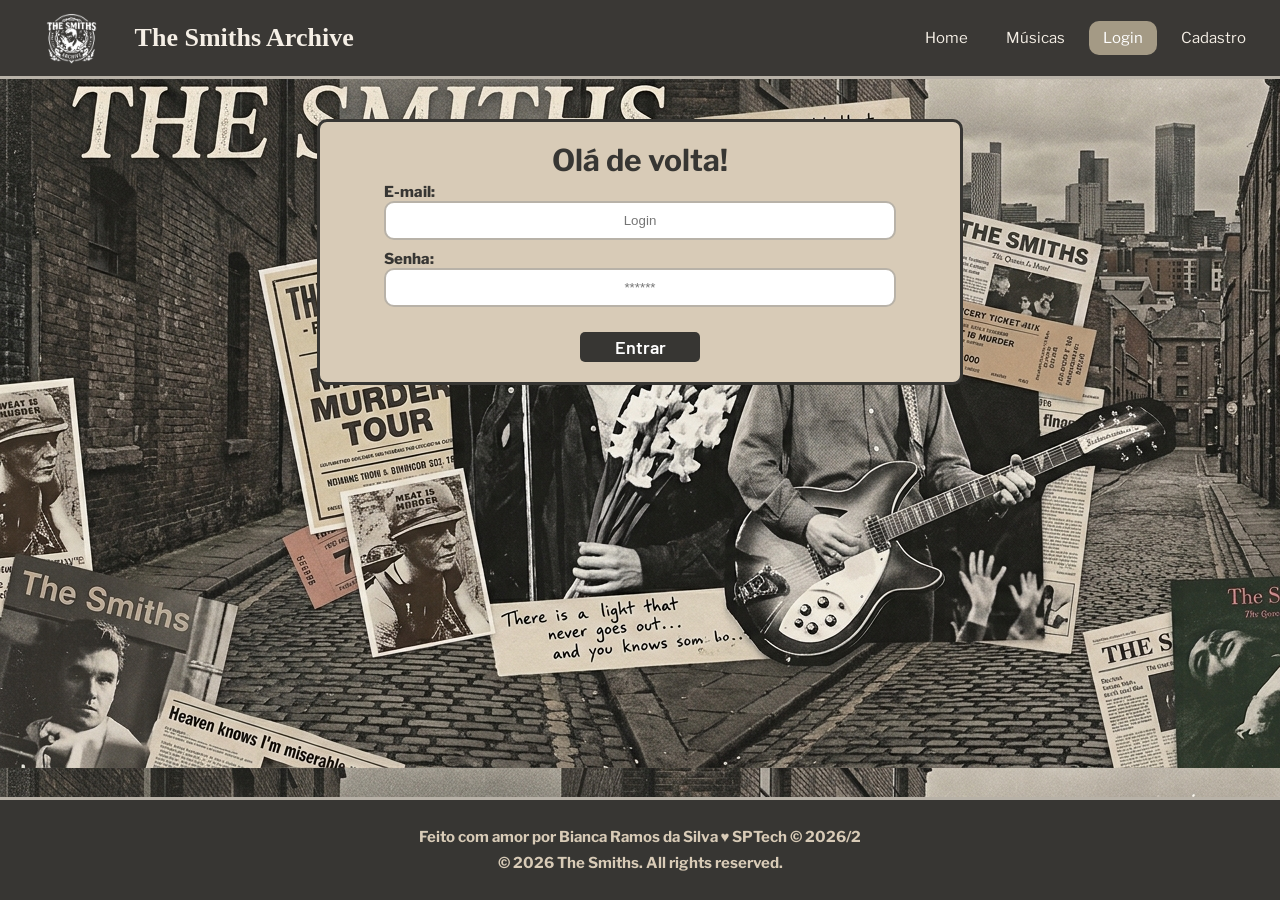
<file: projeto-the-smiths/public/login.html>
<!DOCTYPE html>
<html lang="pt-br">

<head>
    <meta charset="UTF-8">
    <meta http-equiv="X-UA-Compatible" content="IE=edge">
    <meta name="viewport" content="width=device-width, initial-scale=1.0">

    <title>The Smiths Archive | Login</title>

    <script src="./js/sessao.js"></script>

    <link rel="preconnect" href="https://fonts.googleapis.com">
    <link rel="preconnect" href="https://fonts.gstatic.com" crossorigin>
    <link
        href="https://fonts.googleapis.com/css2?family=Barlow:wght@400;600;800&family=Cormorant+Garamond:wght@500&family=Libre+Franklin:wght@400;800&display=swap"
        rel="stylesheet">
    <link rel="stylesheet" href="./css/estilo.css">
    <link rel="icon" href="./assets/icon/icon-the-smiths.ico">
    <link rel="preconnect" href="https://fonts.gstatic.com">
</head>

<body>
   <div class="header">
    <div class="container">
      <div class="identidade">
        <img src="./assets/icon/the_smiths_branco_fino.png" alt="Logo" class="logo">
        <h1 class="titulo">The Smiths Archive</h1>
      </div>
      <ul class="navbar">
        <li><a href="index.html">Home</a></li>
        <li><a href="musicas.html">Músicas</a></li>
        <li class="agora so-deslogado"><a href="login.html">Login</a></li>
        <li class="so-deslogado"><a href="cadastro.html">Cadastro</a></li>
        <li class="so-logado"><a href="formulario.html">Formulário</a></li>
        <li class="so-logado"><a href="dashboard.html">Dashboard</a></li>
        <li class="so-logado"><a href="#" onclick="limparSessao(); return false;">Sair</a></li>
      </ul>
      <script>ajustarNavbar();</script>
    </div>
  </div>


        <div class="login">
            <div class="alerta_erro">
                <div class="card_erro" id="cardErro">
                    <span id="mensagem_erro"></span>
                </div>
            </div>
            <div class="container-login">
                <div class="card card-login">
                    <h2>Olá de volta!</h2>
                    <div class="formulario">
                        <div class="campo">
                            <span>E-mail:</span>
                            <input id="email_input" type="text" placeholder="Login">
                        </div>
                        <div class="campo">
                            <span>Senha:</span>
                            <input id="senha_input" type="password" placeholder="******">
                        </div>
                        <button class="botao" onclick="entrar()">Entrar</button>
                    </div>

                    <div id="div_aguardar" class="loading-div">
                        <img src="./assets/loading.gif" id="loading-gif">
                    </div>

                    <div id="div_erros_login"></div>
                </div>
            </div>
        </div>

        <!--footer inicio-->
        <div class="footer">
            <div class="container">
                <h4>Feito com amor por Bianca Ramos da Silva &hearts; SPTech &copy; 2026/2</h4>
            </div>
            <div class="container-texto">
                <h4>&copy; 2026 The Smiths. All rights reserved.</h4>
            </div>
        </div>

</html>

<script>


    function entrar() {
        var emailVar = email_input.value.trim();
        var senhaVar = senha_input.value.trim();

        if (emailVar == "" || senhaVar == "") {
            cardErro.style.display = "block";
            mensagem_erro.innerHTML = "Preencha todos os dados!";
            return false;
        } else {
            setTimeout(sumirMensagem, 5000);
        }

        aguardar();

        fetch("/usuarios/autenticar", {
            method: "POST",
            headers: {
                "Content-Type": "application/json"
            },
            body: JSON.stringify({
                emailServer: emailVar,
                senhaServer: senhaVar
            })
        })
            .then(function (resposta) {
                console.log("ESTOU NO THEN DO entrar()!");

                if (resposta.ok) {
                    resposta.json().then(json => {
                        sessionStorage.EMAIL_USUARIO = json.email;
                        sessionStorage.NOME_USUARIO = json.nome;
                        sessionStorage.ID_USUARIO = json.id;

                        irParaProximaPagina();
                    });
                } else {
                    resposta.text().then(function (texto) {
                        cardErro.style.display = "block";
                        mensagem_erro.innerHTML = texto || "E-mail ou senha incorretos.";
                        finalizarAguardar();
                    });
                }
            })
            .catch(function (erro) {
                console.log(erro);
                cardErro.style.display = "block";
                mensagem_erro.innerHTML = "Não foi possível conectar ao servidor.";
                finalizarAguardar();
            });

        return false;
    }

    // Se já respondeu ao formulário, vai para a dashboard.
    // Caso contrário, vai para o formulário.
    function irParaProximaPagina() {
        fetch("/pontuacoes/listar/" + sessionStorage.ID_USUARIO)
            .then(function (resposta) {
                window.location.href = resposta.status === 204
                    ? "formulario.html"
                    : "dashboard.html";
            })
            .catch(function () {
                window.location.href = "formulario.html";
            });
    }

    function sumirMensagem() {
        cardErro.style.display = "none";
    }

</script>
</body>
</file>
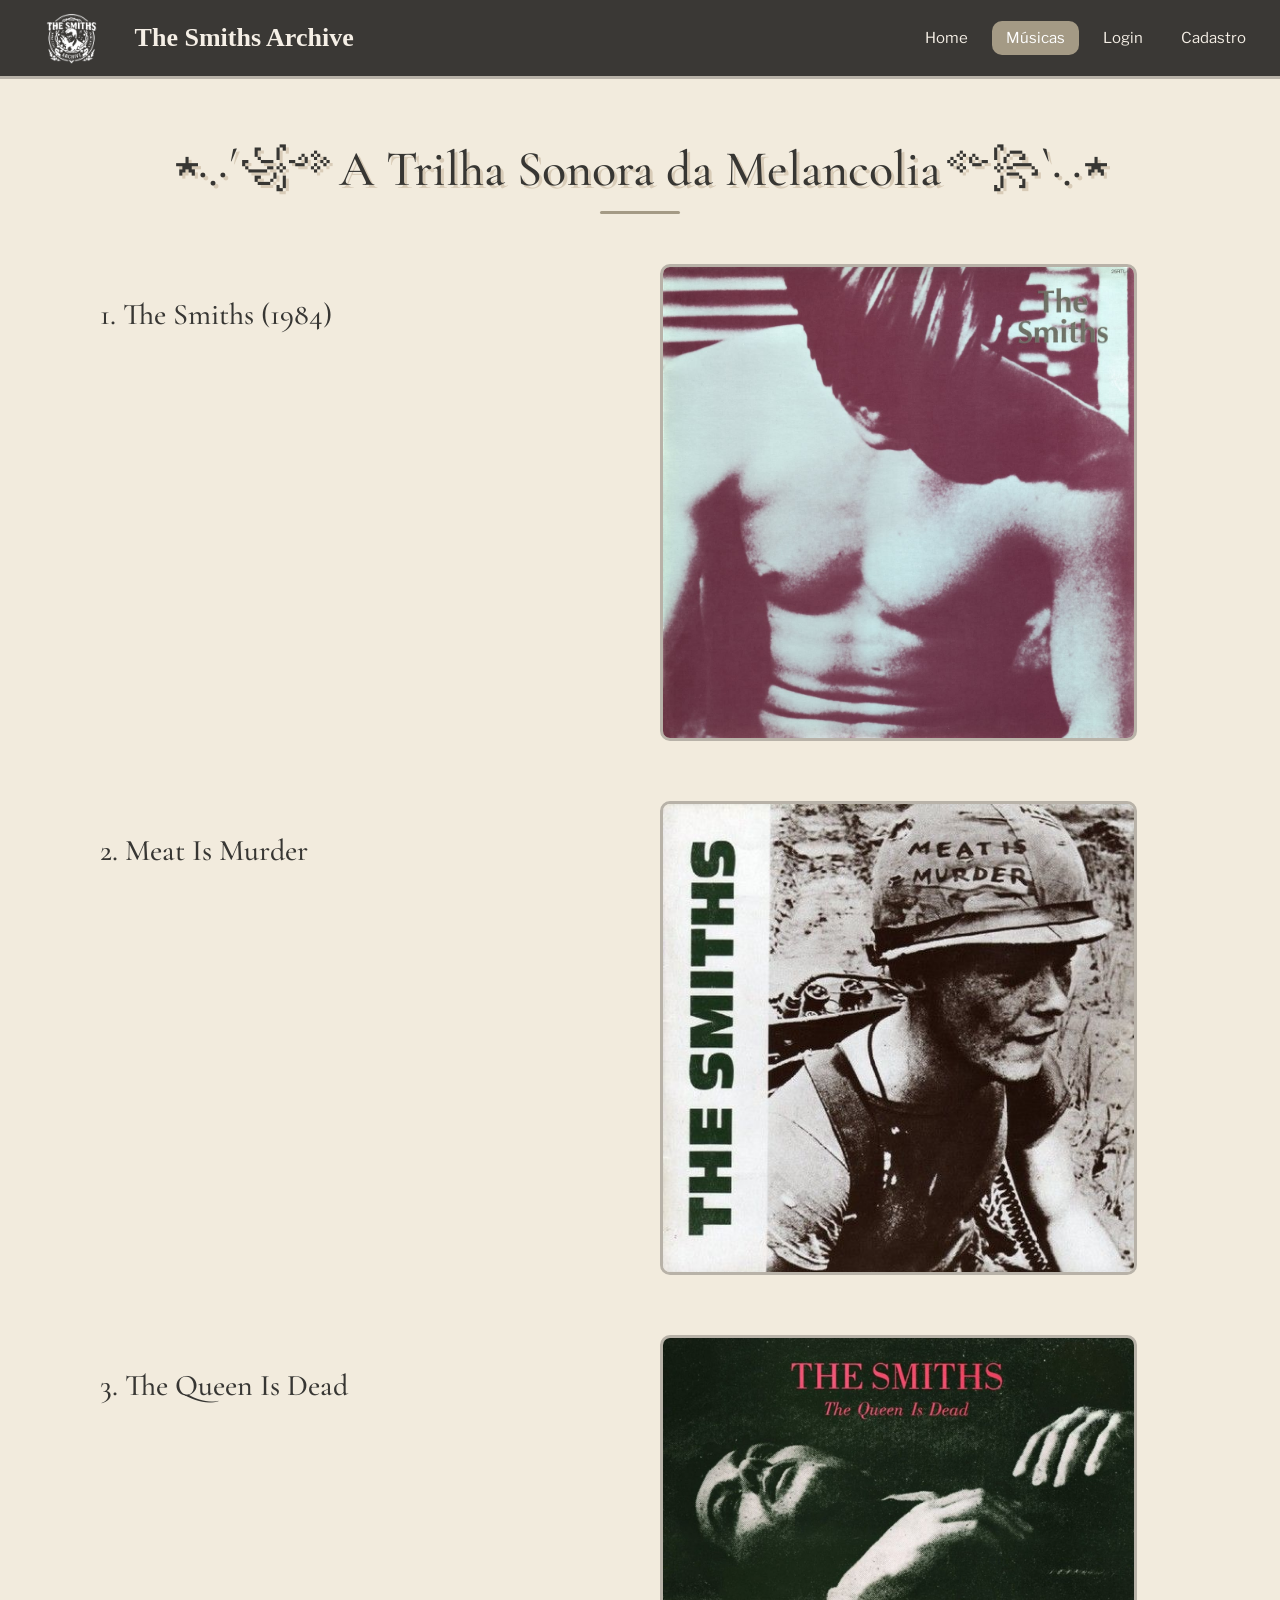
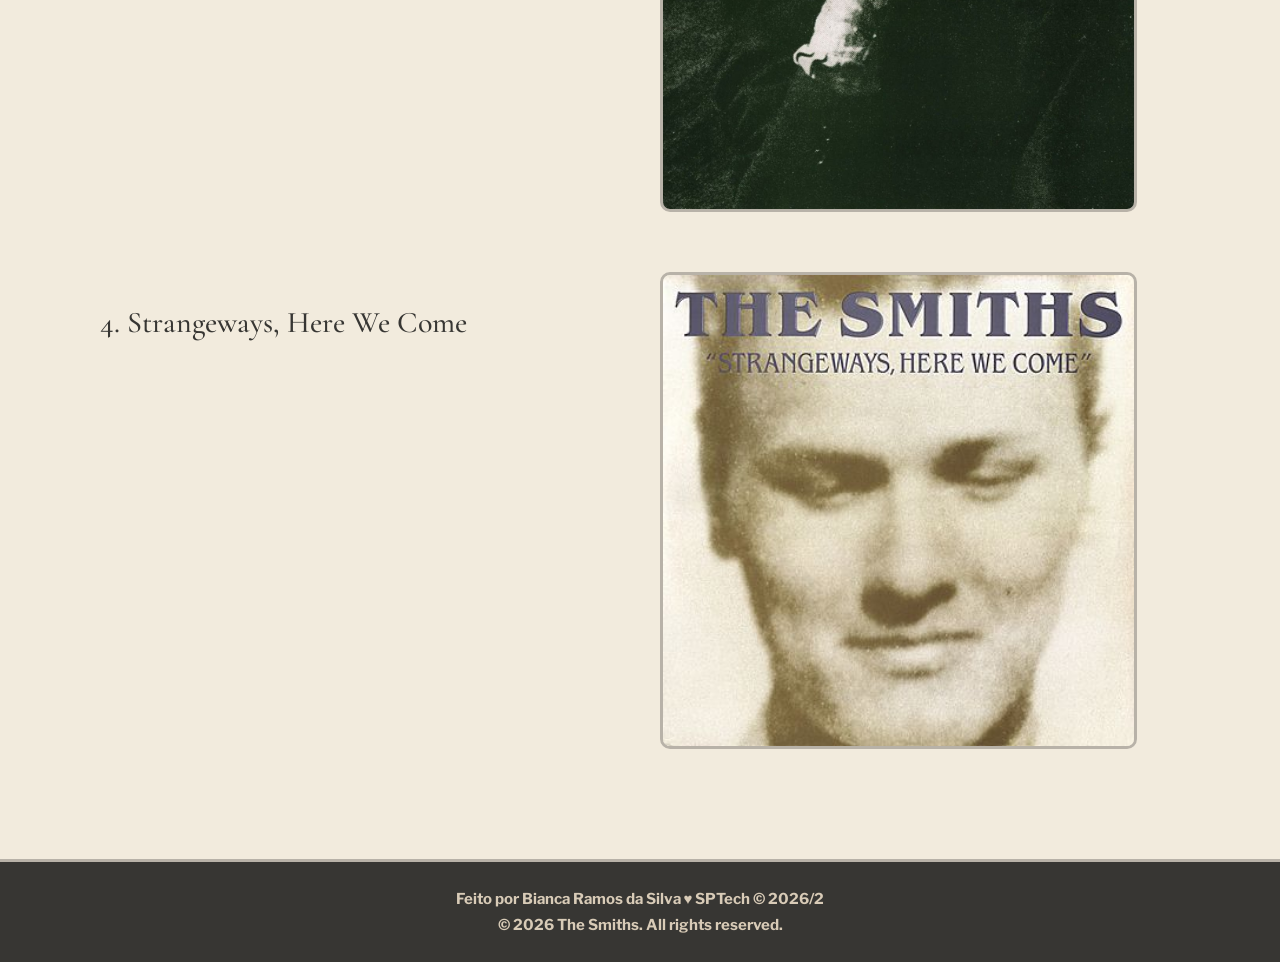
<file: projeto-the-smiths/public/musicas.html>
<!DOCTYPE html>
<html lang="en">

<head>
    <meta charset="UTF-8">
    <meta http-equiv="X-UA-Compatible" content="IE=edge">
    <meta name="viewport" content="width=device-width, initial-scale=1.0">

    <title>The Smiths Archive | Músicas</title>

    <script src="./js/sessao.js"></script>

    <link rel="preconnect" href="https://fonts.googleapis.com">
    <link rel="preconnect" href="https://fonts.gstatic.com" crossorigin>
    <link
        href="https://fonts.googleapis.com/css2?family=Barlow:wght@400;600;800&family=Cormorant+Garamond:wght@500&family=Libre+Franklin:wght@400;800&display=swap"
        rel="stylesheet">
    <link rel="stylesheet" href="./css/estilo.css">
    <link rel="icon" href="./assets/icon/icon-the-smiths.ico">
    <link rel="preconnect" href="https://fonts.gstatic.com">
</head>

<body>
    <div class="header">
        <div class="container">
            <div class="identidade">
                <img src="./assets/icon/the_smiths_branco_fino.png" alt="Logo" class="logo">
                <h1 class="titulo">The Smiths Archive</h1>
            </div>
            <ul class="navbar">
                <li><a href="index.html">Home</a></li>
                <li class="agora"><a href="musicas.html">Músicas</a></li>
                <li class="so-deslogado"><a href="login.html">Login</a></li>
                <li class="so-deslogado"><a href="cadastro.html">Cadastro</a></li>
                <li class="so-logado"><a href="formulario.html">Formulário</a></li>
                <li class="so-logado"><a href="dashboard.html">Dashboard</a></li>
                <li class="so-logado"><a href="#" onclick="limparSessao(); return false;">Sair</a></li>
            </ul>
            <script>ajustarNavbar();</script>
        </div>
    </div>


    <div class="banner">
        <div class="container-texto">

            <!-- Título da seção de álbuns (sozinho, sem imagem) -->
            <h1 class="titulo-secao titulo-centro">★·.·´꧁༺A Trilha Sonora da Melancolia༻꧂`·.·★</h1>

            <!-- Álbum 1 -->
            <div class="conteudo-historia">
                <div class="texto-lateral">
                    <h2 id="the-smiths">1. The Smiths (1984)</h2>
                    <iframe data-testid="embed-iframe" style="border-radius:12px"
                        src="https://open.spotify.com/embed/album/6cI1XoZsOhkyrCwtuI70CN?utm_source=generator&si=22ca1df140bb4a68"
                        width="100%" height="352" frameBorder="0" allowfullscreen=""
                        allow="autoplay; clipboard-write; encrypted-media; fullscreen; picture-in-picture"
                        loading="lazy"></iframe>
                </div>
                <div class="imagem-musica">
                    <img src="./assets/imgs/the-smiths.png" alt="Capa do álbum The Smiths">
                </div>
            </div>

            <!-- Álbum 2 -->
            <div class="conteudo-historia">
                <div class="texto-lateral">
                    <h2 id="meat-is-murder">2. Meat Is Murder</h2>
                    <iframe data-testid="embed-iframe" style="border-radius:12px"
                        src="https://open.spotify.com/embed/album/5DM1qCdgGt2zbknnsVn1Ca?utm_source=generator&si=8d020fd71da84dc5"
                        width="100%" height="352" frameBorder="0" allowfullscreen=""
                        allow="autoplay; clipboard-write; encrypted-media; fullscreen; picture-in-picture"
                        loading="lazy"></iframe>
                </div>
                <div class="imagem-musica">
                    <img src="./assets/imgs/meat-is-murder1.png" alt="Capa do álbum Meat Is Murder">
                </div>
            </div>

            <!-- Álbum 3 -->
            <div class="conteudo-historia">
                <div class="texto-lateral">
                    <h2 id="the-queen-is-dead">3. The Queen Is Dead</h2>
                    <iframe data-testid="embed-iframe" style="border-radius:12px"
                        src="https://open.spotify.com/embed/album/5Y0p2XCgRRIjna91aQE8q7?utm_source=generator&si=4d6c0d78dd154db4"
                        width="100%" height="352" frameBorder="0" allowfullscreen=""
                        allow="autoplay; clipboard-write; encrypted-media; fullscreen; picture-in-picture"
                        loading="lazy"></iframe>
                </div>
                <div class="imagem-musica">
                    <img src="assets/imgs/the-queen-is-dead.png" alt="Capa do álbum The Queen Is Dead">
                </div>
            </div>

            <!-- Álbum 4 -->
            <div class="conteudo-historia">
                <div class="texto-lateral">
                    <h2 id="strangeways-here-we-come">4. Strangeways, Here We Come</h2>
                    <iframe data-testid="embed-iframe" style="border-radius:12px"
                        src="https://open.spotify.com/embed/album/7jfexk2w5aDI25njkN0UGg?utm_source=generator&si=8e1970fc977e48b3"
                        width="100%" height="352" frameBorder="0" allowfullscreen=""
                        allow="autoplay; clipboard-write; encrypted-media; fullscreen; picture-in-picture"
                        loading="lazy"></iframe>
                </div>
                <div class="imagem-musica">
                    <img src="./assets/imgs/strangeways-here-we-come.png" alt="Capa do álbum Strangeways, Here We Come">
                </div>
            </div>

        </div>
    </div>
    <div class="footer">
        <div class="container-texto">
            <h4>Feito por Bianca Ramos da Silva &hearts; SPTech &copy; 2026/2</h4>
        </div>
        <div class="container-texto">
            <h4>&copy; 2026 The Smiths. All rights reserved.</h4>
        </div>
    </div>
</body>

</html>
</file>
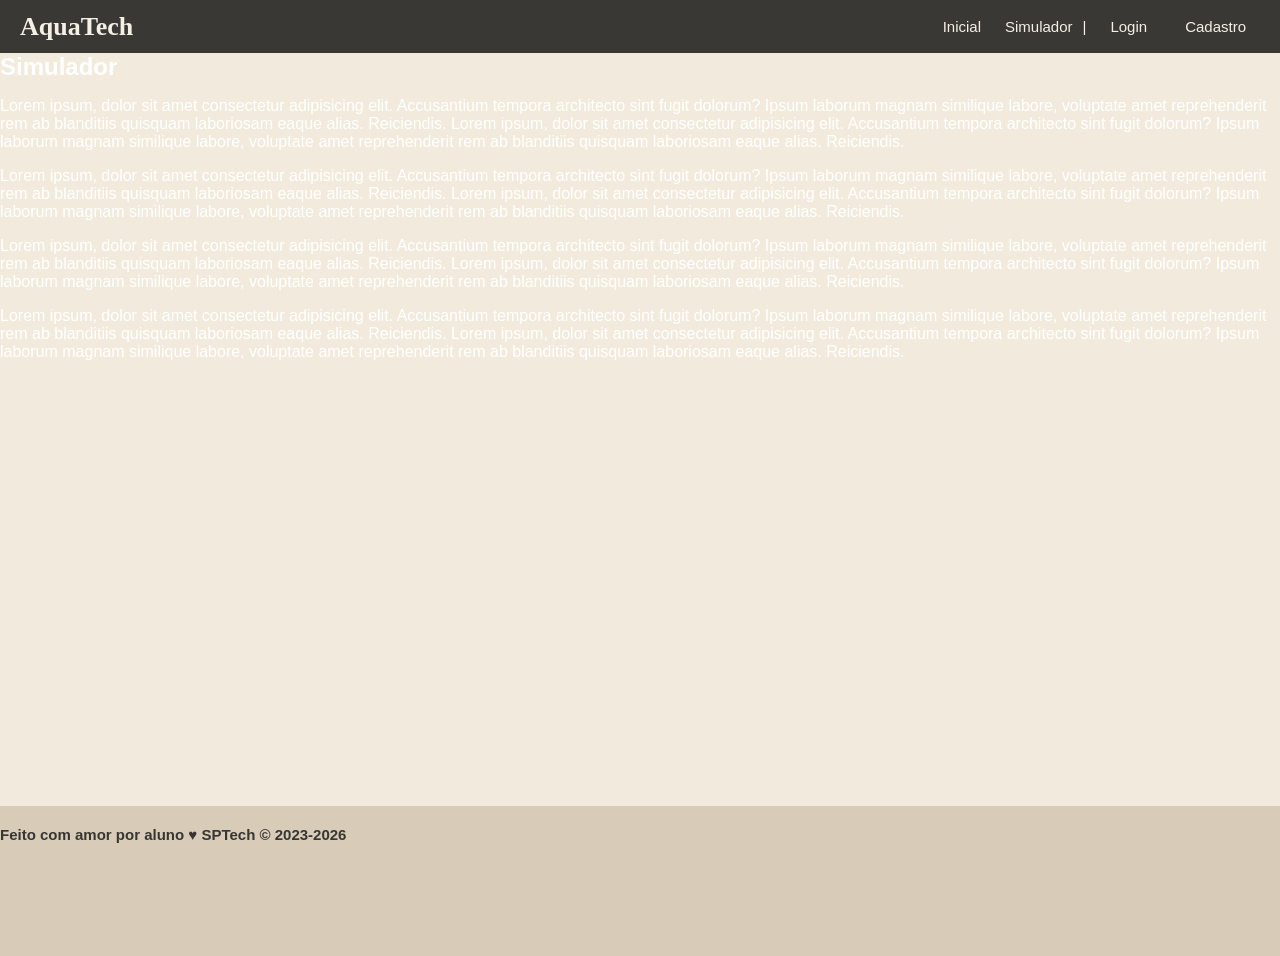
<file: web-data-viz/public/simulador.html>
<!DOCTYPE html>
<html lang="pt-br">

<head>
    <meta charset="UTF-8">
    <meta http-equiv="X-UA-Compatible" content="IE=edge">
    <meta name="viewport" content="width=device-width, initial-scale=1.0">

    <title>AquaTech | Simulador</title>

    <script src="./js/sessao.js"></script>

    <link rel="stylesheet" href="./css/estilo.css">
    <link rel="icon" href="./assets/icon/favicon2.ico">
    <link rel="preconnect" href="https://fonts.gstatic.com">
</head>

<body>

    <!--header inicio-->
    <div class="header">
        <div class="container">
            <h1 class="titulo">AquaTech</h1>
            <ul class="navbar">
                <li>
                    <a href="./index.html">Inicial</a>
                </li>
                <li class="agora">Simulador</li>
                <li>|</li>
                <li>
                    <a href="./login.html">Login</a>
                </li>
                <li>
                    <a href="./login.html">Cadastro</a>
                </li>
            </ul>
        </div>
    </div>


    <!-- simulador inicio -->
    <div class="simulador">
        <div class="container">
            <h2>Simulador</h2>
            <p>Lorem ipsum, dolor sit amet consectetur adipisicing elit. Accusantium tempora architecto sint fugit
                dolorum? Ipsum laborum magnam similique labore, voluptate amet reprehenderit rem ab blanditiis quisquam
                laboriosam eaque alias. Reiciendis. Lorem ipsum, dolor sit amet consectetur adipisicing elit.
                Accusantium tempora architecto sint fugit dolorum? Ipsum laborum magnam similique labore, voluptate amet
                reprehenderit rem ab blanditiis quisquam laboriosam eaque alias. Reiciendis.</p>
            <p>Lorem ipsum, dolor sit amet consectetur adipisicing elit. Accusantium tempora architecto sint fugit
                dolorum? Ipsum laborum magnam similique labore, voluptate amet reprehenderit rem ab blanditiis quisquam
                laboriosam eaque alias. Reiciendis. Lorem ipsum, dolor sit amet consectetur adipisicing elit.
                Accusantium tempora architecto sint fugit dolorum? Ipsum laborum magnam similique labore, voluptate amet
                reprehenderit rem ab blanditiis quisquam laboriosam eaque alias. Reiciendis.</p>
            <p>Lorem ipsum, dolor sit amet consectetur adipisicing elit. Accusantium tempora architecto sint fugit
                dolorum? Ipsum laborum magnam similique labore, voluptate amet reprehenderit rem ab blanditiis quisquam
                laboriosam eaque alias. Reiciendis. Lorem ipsum, dolor sit amet consectetur adipisicing elit.
                Accusantium tempora architecto sint fugit dolorum? Ipsum laborum magnam similique labore, voluptate amet
                reprehenderit rem ab blanditiis quisquam laboriosam eaque alias. Reiciendis.</p>
            <p>Lorem ipsum, dolor sit amet consectetur adipisicing elit. Accusantium tempora architecto sint fugit
                dolorum? Ipsum laborum magnam similique labore, voluptate amet reprehenderit rem ab blanditiis quisquam
                laboriosam eaque alias. Reiciendis. Lorem ipsum, dolor sit amet consectetur adipisicing elit.
                Accusantium tempora architecto sint fugit dolorum? Ipsum laborum magnam similique labore, voluptate amet
                reprehenderit rem ab blanditiis quisquam laboriosam eaque alias. Reiciendis.</p>

        </div>
    </div>
    <!-- simulador fim -->

    <!--footer inicio-->
    <div class="footer">
        <div class="container">
            <h4>Feito com amor por aluno &hearts; SPTech &copy; 2023-2026</h4>
        </div>
    </div>
    <!--footer fim-->


</body>

</html>
</file>
<file: projeto-the-smiths/public/css/estilo.css>
body {
  min-height: 100vh;
  margin: 0;
  padding: 0;
  font-family: "Libre Franklin", sans-serif;
  background-image: url(../assets/fundo-login-e-cadastro.jpg);
  display: flex;
  flex-direction: column;
}

body .pagina-home {
  background-image: url(../assets/fundo-tela-home.jpg);
}

:root {
  --tamanho-header: 65px;
  --tamanho-banner: calc(100vh - var(--tamanho-header) - var(--tamanho-footer));
  --tamanho-simulador: calc(100vh - var(--tamanho-header) - var(--tamanho-footer));
  --tamanho-login: calc(100vh - var(--tamanho-header) - var(--tamanho-footer));
  --tamanho-footer: 100px;
}

.header {
  background-color: #3a3835;
  padding: 10px 0;
  border-bottom: solid #B8B2A8;
}

.header .container {
  display: flex;
  align-items: center;
  justify-content: space-between;
  width: 100%;
  max-width: none;
  margin: 0;
  padding: 0 20px;
  box-sizing: border-box;
}

.container-texto {
  display: block;
  max-width: 1100px;
  margin: 0 auto;
  padding: 0 20px;
}

/* logo + título */
.identidade {
  display: flex;
  align-items: center;
  gap: 12px;
}

.logo {
  height: 56px;
  width: auto;
  display: block;
}

.titulo {
  margin: 0;
  font-family: "Times New Roman", serif;
  font-size: 26px;
  color: #f5efe6;
}

.texto-lateral h1,
.titulo-secao {
  text-shadow: 3px 3px 0 #D8CBB7;
}

/* menu */
.navbar {
  display: flex;
  align-items: center;
  gap: 10px;
  list-style: none;
  margin: 0;
  padding: 0;
  color: #f5efe6;
  font-size: 15px;
}

.navbar a {
  display: inline-block;
  color: #f5efe6;
  text-decoration: none;
  font-size: 15px;
  padding: 8px 14px;
  border-radius: 10px;
  transition: background-color 0.2s, transform 0.25s cubic-bezier(0.34, 1.56, 0.64, 1);
}

/* ao passar o mouse */
.navbar a:hover {
  background-color: #A49A85;
  transform: translateY(-4px)
}

/* no clique e enquanto o link está focado */

.navbar a:active {
  transform: translateY(0) scale(0.96);
}

.navbar a:active,
.navbar a:focus {
  background-color: #A49A85;
  color: #ffffff;
  outline: none;
}

/* página atual */
.navbar .agora a {
  background-color: #A49A85;
  color: #ffffff;
}

.header h1,
h2 {
  margin: 1;
}


.banner {
  background-color: #F2EBDD;
  padding: 50px 0;
  flex: 1;
}



.conteudo-historia {
  display: flex;
  align-items: center;
  justify-content: space-between;
  gap: 40px;
  margin-bottom: 60px;
}

.texto-lateral {
  flex: 1;
}

.texto-lateral h1 {
  font-family: "Cormorant Garamond", serif;
  font-size: 48px;
  font-weight: 500;
  color: #373633;
  margin-top: 0;
  margin-bottom: 20px;
  padding: 10px;
}

.texto-lateral h2 {
  font-family: "Cormorant Garamond", serif;
  font-size: 30px;
  font-weight: 500;
  color: #373633;
  margin-top: 0;
  margin-bottom: 20px;
  padding: 10px;
}

.texto-historia {
  font-family: "Libre Franklin", sans-serif;
  font-size: 16px;
  line-height: 1.9;
  color: #55524D;
  margin: 0;
}

/* título "Os 4 álbuns" */
.titulo-secao {
  font-family: "Cormorant Garamond", serif;
  font-size: 50px;
  font-weight: 500;
  color: #373633;
  margin: 0 0 40px;
  padding: 10px;
  text-shadow: 3px 3px 0 #D8CBB7;
}

.imagem-historia {
  flex: 1;
  overflow: hidden;
}

.imagem-historia img {
  width: 90%;
  display: block;
  object-fit: cover;
  border: 3px solid #B8B2A8;
  border-radius: 10px;
  transition: transform 0.5s ease;
}

.imagem-historia img:hover {
  transform: scale(1.05);
}

.imagem-musica {
  flex: 1;

}

.imagem-musica img {
  box-sizing: border-box;
  width: 90%;
  display: block;
  object-fit: cover;
  border-radius: 10px;
  border: 3px solid #B8B2A8;
  transition: transform 0.5s ease;
}


.banner .container span {
  font-weight: 800;
}

/* FOOTER */

.footer {
  margin-top: auto;
  background-color: #373633;
  height: 100px;
  flex-shrink: 0;
  color: #D8CBB7;
  display: flex;
  flex-direction: column;
  justify-content: center;
  align-items: center;
  font-size: 15px;
  border-top: solid #B8B2A8;
}

.footer .container {
  text-align: center;
}

.footer h4,
.footer p {
  margin: 4px 0;
}

/* LOGIN */

.login {
  height: var(--tamanho-login);
  background-size: cover;
  flex: 1;
  padding: 40px 0;
}

.login .container-login {
  display: flex;
  justify-content: center;
  align-items: center;
  height: 100%;
}

.card-login {
  width: 50%;
  background-color: #D8CBB7;
  border-radius: 10px;
  border: solid;
  display: flex;
  align-items: center;
  justify-content: space-evenly;
  color: #373633;
  flex-direction: column;
  height: fit-content;
  padding: 20px 0;
}

.card-login h2 {
  margin: 0;
  font-size: 30px;
}

.formulario {
  display: flex;
  height: 90%;
  width: 80%;
  justify-content: space-around;
  flex-direction: column;
}

.formulario span {
  font-size: 15px;
  font-weight: 800;
}

.formulario input {
  border: 2px solid #B8B2A8;
  text-align: center;
  border-radius: 10px;
  margin: 0;
}

.formulario select {
  border: 2px solid #32b9cd;
  background-color: white;
  color: gray;
  height: 36px;
  text-align: center;
  border-radius: 10px;
  margin: 0;
}

.campo {
  display: flex;
  flex-direction: column;
  justify-content: start;
  padding: 5px 0;
}

.botao {
  cursor: pointer;
  font-family: "Barlow", sans-serif;
  border: 0;
  border-radius: 5px;
  font-weight: 600;
  font-size: 18px;
  color: #fff;
  background-color: #373633;
  width: 120px;
  height: 30px;
  align-self: center;
  margin-top: 20px;
}

.loading-div {
  width: 50px;
  display: none;
}

.loading-div img {
  height: 50px;
  width: 50px;
}

#div_erros_login {
  display: none
}

/* FORMULARIO */


.card-cadastro {
  width: 50%;
  background-color: #D8CBB7;
  border-radius: 10px;
  border: solid;
  display: flex;
  align-items: center;
  justify-content: space-evenly;
  color: #373633;
  flex-direction: column;
  height: fit-content;
  padding: 30px 0;
}

.login .container-cadastro {
  display: flex;
  justify-content: center;
  align-items: center;
  height: 100%;
}

.alerta_erro {
  display: flex;
  justify-content: flex-end;
}

.card_erro {
  display: none;
  background-color: #D8CBB7;
  color: #373633;
  width: 230px;
  position: fixed;
  border-radius: 4px;
  border: #B8B2A8 3px solid;
  padding: 10px;
  margin-right: 10%;
}

.card_erro #mensagem_erro {
  font-weight: 500;
  font-size: 20px;
}

.formulario .tipo_campo {
  font-size: 20px;
  font-weight: 600 !important;
}

.formulario {
  display: flex;
  flex-direction: column;
}

input {
  margin-bottom: 10px;
  border: 2px solid #32b9cd;
  padding: 10px;
  text-align: center;
  border-radius: 10px;
}

.btn {
  font-family: "Barlow", sans-serif;
  border: 0;
  border-radius: 5px;
  font-weight: 600;
  font-size: 18px;
  padding: 10px 15px;
  color: white;
  background-color: #ED145B;
  width: 120px;
  align-self: center;
  margin-top: 5px;
}

.loading-div {
  width: 50px;
  margin: auto;
  display: none;
}

.loading-div img {
  height: 50px;
  width: 50px;
}

/* FORMULÁRIO QUIZ */

[hidden] {
  display: none !important;
}

.quiz {
  min-height: var(--tamanho-login);
  display: flex;
  justify-content: center;
  align-items: center;
  padding: 30px 20px;
  box-sizing: border-box;
}

.card-quiz {
  width: 100%;
  max-width: 680px;
  background-color: #D8CBB7;
  border: solid;
  border-radius: 10px;
  color: #373633;
  padding: 28px;
  box-sizing: border-box;
}

.card-quiz h2 {
  font-family: "Cormorant Garamond", serif;
  font-size: 34px;
  font-weight: 500;
  margin: 0 0 10px;
}

.card-quiz h3 {
  font-family: "Cormorant Garamond", serif;
  font-size: 28px;
  font-weight: 500;
  margin: 0 0 20px;
}

.card-quiz p {
  font-family: "Libre Franklin", sans-serif;
  font-size: 16px;
  line-height: 1.7;
  margin: 0 0 16px;
}

.card-quiz fieldset {
  border: 0;
  margin: 0;
  padding: 0;
  min-width: 0;
}

.card-quiz legend {
  font-family: "Cormorant Garamond", serif;
  font-size: 28px;
  font-weight: 500;
  padding: 0;
  margin-bottom: 16px;
}

/* barra de progresso */
.card-quiz #progresso {
  height: 6px;
  background-color: #F2EBDD;
  border-radius: 10px;
  overflow: hidden;
  margin-bottom: 10px;
}

.card-quiz #barraProgresso {
  height: 100%;
  width: 0;
  background-color: #373633;
  transition: width 0.3s;
}

/* alternativas (o radio fica escondido e o label vira o botão) */
.card-quiz .opcao {
  position: relative;
}

.card-quiz .opcao input {
  position: absolute;
  opacity: 0;
  margin: 0;
}

.card-quiz .opcao label {
  display: block;
  padding: 12px 14px;
  margin-bottom: 10px;
  background-color: #F2EBDD;
  border: 2px solid #B8B2A8;
  border-radius: 10px;
  cursor: pointer;
  font-family: "Libre Franklin", sans-serif;
  font-size: 15px;
  transition: background-color 0.2s;
}

.card-quiz .opcao label:hover {
  background-color: #A49A85;
}

.card-quiz .opcao input:checked + label {
  background-color: #373633;
  border-color: #373633;
  color: #f5efe6;
}

/* aviso de erro */
.card-quiz #aviso {
  min-height: 1.4em;
  margin: 8px 0 0;
  font-weight: 600;
  color: #8a3b2e;
}

/* botões (reaproveitam o .botao do login) */
.quiz-botoes {
  display: flex;
  justify-content: space-between;
  margin-top: 20px;
}

.quiz-botoes .botao,
.card-quiz > .botao {
  margin-top: 0;
}

.card-quiz .botao-largo {
  width: auto;
  height: auto;
  padding: 8px 18px;
}

.card-quiz .botao:hover:not(:disabled) {
  background-color: #A49A85;
  color: #373633;
}

.card-quiz .botao:disabled {
  opacity: 0.4;
  cursor: not-allowed;
}

.card-quiz .botao:focus-visible,
.card-quiz .opcao input:focus-visible + label {
  outline: 3px solid #373633;
  outline-offset: 2px;
}

/* resultado em barras */
.card-quiz .linha {
  margin-bottom: 14px;
  font-family: "Libre Franklin", sans-serif;
  font-size: 15px;
}

.card-quiz .trilho {
  height: 14px;
  background-color: #F2EBDD;
  border-radius: 10px;
  overflow: hidden;
  margin-top: 4px;
}

.card-quiz .barra {
  height: 100%;
  background-color: #373633;
  border-radius: 10px;
}

@media (prefers-reduced-motion: reduce) {
  .card-quiz #barraProgresso {
    transition: none;
  }
}

/* mensagens de validação do cadastro */
.msg-erro { color: #8a3b2e; font-size: 13px; font-weight: 600; }
.msg-ok { color: #34502a; font-size: 13px; font-weight: 600; }

/*DASHBOARD*/

.dash-smiths {
  min-height: var(--tamanho-login);
  display: flex;
  justify-content: center;
  align-items: flex-start;
  padding: 30px 20px;
  box-sizing: border-box;
}

.dash-container {
  width: 100%;
  max-width: 900px;
  background-color: #D8CBB7;
  border: solid;
  border-radius: 10px;
  color: #373633;
  padding: 28px;
  box-sizing: border-box;
}

.dash-titulo {
  font-family: "Cormorant Garamond", serif;
  font-size: 38px;
  font-weight: 500;
  margin: 0 0 6px;
}

.dash-sub {
  font-family: "Libre Franklin", sans-serif;
  font-size: 16px;
  line-height: 1.7;
  margin: 0 0 20px;
}

/* cards "mais compatível" e "menos compatível" */
.dash-kpis {
  display: grid;
  grid-template-columns: repeat(2, 1fr);
  gap: 16px;
  margin-bottom: 20px;
}

.dash-kpi {
  background-color: #F2EBDD;
  border: 2px solid #B8B2A8;
  border-radius: 10px;
  padding: 16px;
  display: flex;
  flex-direction: column;
  gap: 4px;
  transition: transform 0.2s;
}



.dash-kpi:hover {
  transform: translateY(3px);
}

.dash-kpi:active {
  transform: translateY(-2px);
}

.dash-kpi-rotulo {
  font-family: "Libre Franklin", sans-serif;
  font-size: 13px;
  font-weight: 800;
  text-transform: uppercase;
  letter-spacing: 0.05em;
  color: #55524D;
}

.dash-kpi-valor {
  font-family: "Cormorant Garamond", serif;
  font-size: 26px;
  font-weight: 500;
  line-height: 1.2;
}

.dash-kpi-detalhe {
  font-family: "Libre Franklin", sans-serif;
  font-size: 18px;
  color: #55524D;
}

/* card do gráfico */
.dash-card {
  background-color: #F2EBDD;
  border: 2px solid #B8B2A8;
  border-radius: 10px;
  padding: 20px;
}

.dash-card h3 {
  font-family: "Cormorant Garamond", serif;
  font-size: 26px;
  font-weight: 500;
  margin: 0 0 12px;
}

/* o Chart.js precisa de um container com position: relative e altura */
.dash-grafico {
  position: relative;
  height: 340px;
}

.dash-acoes {
  display: flex;
  justify-content: center;
  margin-top: 20px;
}

.dash-acoes .botao {
  width: auto;
  height: auto;
  padding: 8px 18px;
  margin: 0 auto;
}

.dash-acoes .botao:hover {
  background-color: #A49A85;
  color: #373633;
}

.dash-acoes .botao:focus-visible {
  outline: 3px solid #373633;
  outline-offset: 2px;
}

@media (max-width: 560px) {
  .dash-kpis {
    grid-template-columns: 1fr;
  }

  .dash-grafico {
    height: 300px;
  }
}

.dash-card + .dash-card {
  margin-top: 20px;
}

/* a frase "O estilo que mais combina com você..." dentro do card do radar */
.dash-card .dash-sub {
  margin: 0 0 12px;
}

/* gráficos lado a lado */
.dash-graficos {
  display: grid;
  grid-template-columns: repeat(2, 1fr);
  gap: 20px;
  margin-bottom: 20px;
}

/* cada card precisa poder encolher, senão o Chart.js estica a coluna */
.dash-graficos .dash-card {
  min-width: 0;
}

/* Músicas */

.texto-lateral iframe {
  border-radius: 12px;
}

.titulo-centro {
  text-align: center;
  text-shadow: 3px 3px 0 #D8CBB7;
}

.titulo-centro::after {
  content: "";
  display: block;
  width: 80px;
  height: 3px;
  background-color: #A49A85;
  margin: 12px auto 0;
  border-radius: 10px;
}
</file>
<file: web-data-viz/public/css/estilo.css>
@import url('https://fonts.googleapis.com/css2?family=Barlow:ital,wght@0,100;0,200;0,300;0,400;0,500;0,600;0,700;0,800;0,900;1,100;1,200;1,300;1,400;1,500;1,600;1,700;1,800;1,900&display=swap');

body {
  margin: 0;
  padding: 0;
  font-family: "Libre Franklin", sans-serif;;
  background-color: #F2EBDD;
}

:root {
  --tamanho-header: 80px;
  --tamanho-banner: calc(100vh - var(--tamanho-header) - var(--tamanho-footer) - 2px);
  --tamanho-simulador: calc(100vh - var(--tamanho-header) - var(--tamanho-footer) - 2px);
  --tamanho-login: calc(100vh - var(--tamanho-header) - var(--tamanho-footer) - 2px);
  --tamanho-footer: 65px;
}

.header {
  background-color: #3a3835;
  padding: 10px 0;
}

.header .container {
  display: flex;
  align-items: center;
  justify-content: space-between;
  width: 100%;
  max-width: none;     /* tira o limite de largura */
  margin: 0;           /* tira a centralização */
  padding: 0 20px;     /* distância da borda da tela */
  box-sizing: border-box;
}

.container-texto {
  display: block;          /* blocos um embaixo do outro */
  max-width: 1100px;
  margin: 0 auto;
  padding: 0 20px;
}

/* logo + título */
.identidade {
  display: flex;
  align-items: center;
  gap: 12px;
}

.logo {
  height: 56px;
  width: auto;
  display: block;
}

.titulo {
  margin: 0;
  font-family: "Times New Roman", serif;
  font-size: 26px;
  color: #f5efe6;
}

/* menu */
.navbar {
  display: flex;
  align-items: center;
  gap: 10px;
  list-style: none;
  margin: 0;
  padding: 0;
  color: #f5efe6;
  font-size: 15px;
}

.navbar a {
  display: inline-block;  
  color: #f5efe6;
  text-decoration: none;
  font-size: 15px;
  padding: 8px 14px;
  border-radius: 10px;       
  transition: background-color 0.2s;
}

/* ao passar o mouse */
.navbar a:hover {
  background-color: #A49A85;
}

/* no clique e enquanto o link está focado */
.navbar a:active,
.navbar a:focus {
  background-color: #A49A85;
  color: #ffffff;
  outline: none;
}

/* página atual */
.navbar .agora a {
  background-color: #A49A85;
  color: #ffffff;
}

.header h1, h2 {
  margin: 0;
}


.banner {
    background-color: #F2EBDD;
    padding: 70px 0;
}



.conteudo-historia {
    display: flex;
    align-items: center;
    justify-content: space-between;
    gap: 40px;
}

.texto-lateral {
    flex: 1;
}

.texto-lateral h1 {
    font-family: "Cormorant Garamond", serif;
    font-size: 48px;
    font-weight: 500;
    color: #373633;
    margin-top: 0;
    margin-bottom: 20px;
    padding: 10px;
}
.texto-lateral h2 {
    font-family: "Cormorant Garamond", serif;
    font-size: 30px;
    font-weight: 500;
    color: #373633;
    margin-top: 0;
    margin-bottom: 20px;
    padding: 10px;
}

.texto-historia {
    font-family: "Libre Franklin", sans-serif;
    font-size: 16px;
    line-height: 1.9;
    color: #55524D;
    margin: 0;
}

/* título "Os 4 álbuns" */
.titulo-secao {
  font-family: "Cormorant Garamond", serif;
  font-size: 40px;
  font-weight: 500;
  color: #373633;
  margin: 0 0 40px;
  padding: 10px;
}

.imagem-historia {
    flex: 1;
}

.imagem-historia img {
    width: 90%;
    display: block;
    object-fit: cover;
}


.banner .container span {
  font-weight: 800;
}

/* FOOTER */

.footer {
  background-color: #D8CBB7;
  height: 150px;
  color: #373633;
  display: flex;
  font-size: 15px;
}

.footer .container {
  justify-content: center;
  text-align: center;
}

.footer .container .version {
  font-size: 12px;
}

/* LOGIN */

.login {
  height: var(--tamanho-login);
  background-image: url('../assets/imgs/bg-jelly-fish-para-home.png');
  background-size: cover;
}

.login .container {
  justify-content: center;
  align-items: center;
  height: 100%;
}

.card {
  width: 50%;
  background-color: #e5e5e5;
  border-radius: 10px;
  display: flex;
  align-items: center;
  justify-content: space-evenly;
  color: palevioletred;
  flex-direction: column;
  height: fit-content;
  padding: 20px 0;
}

.card h2 {
  margin: 0;
  font-size: 30px;
}

.formulario {
  display: flex;
  height: 90%;
  width: 80%;
  justify-content: space-around;
  flex-direction: column;
}

.formulario span {
  font-size: 15px;
  font-weight: 800;
}

.formulario input {
  border: 2px solid #32b9cd;
  text-align: center;
  border-radius: 10px;
  margin: 0;
}

.formulario select {
  border: 2px solid #32b9cd;
  background-color: white;
  color: gray;
  height: 36px;
  text-align: center;
  border-radius: 10px;
  margin: 0;
}

.campo {
  display: flex;
  flex-direction: column;
  justify-content: start;
  padding: 5px 0;
}

.botao {
  cursor: pointer;
  font-family: "Barlow", sans-serif;
  border: 0;
  border-radius: 5px;
  font-weight: 600;
  font-size: 18px;
  color: #fff;
  background-color: #ED145B;
  width: 120px;
  height: 30px;
  align-self: center;
  margin-top: 20px;
}

.loading-div {
  width: 50px;
  display: none;
}

.loading-div img {
  height: 50px;
  width: 50px;
}

#div_erros_login {
  display: none
}

/* FORMULARIO */

.alerta_erro{
  display: flex;
  justify-content: flex-end;
}

.card_erro {
  display: none;
  background-color: #fff;
  color: black;
  width: 230px;
  position: fixed;
  border-radius: 4px;
  border: #ED145B 3px solid;
  padding: 10px;
  margin-right: 10%;
}

.card_erro #mensagem_erro{
  font-weight: 500;
  font-size: 20px;
}

.formulario .tipo_campo {
  font-size: 20px;
  font-weight: 600 !important;
}

.formulario {
  display: flex;
  flex-direction: column;
}

input {
  margin-bottom: 10px;
  border: 2px solid #32b9cd;
  padding: 10px;
  text-align: center;
  border-radius: 10px;
}

.btn {
  font-family: "Barlow", sans-serif;
  border: 0;
  border-radius: 5px;
  font-weight: 600;
  font-size: 18px;
  padding: 10px 15px;
  color: white;
  background-color: #ED145B;
  width: 120px;
  align-self: center;
  margin-top: 5px;
}

.loading-div {
  width: 50px;
  margin: auto;
  display: none;
}

.loading-div img {
  height: 50px;
  width: 50px;
}

/* SIMULADOR */

.simulador {
  color: white;
}

.simulador .container {
  flex-direction: column;
  overflow: scroll; 
  height: var(--tamanho-simulador);
}

/* ALERTA */

#alerta {
  position: absolute;
  right: 0;
  bottom: 0;
}

.mensagem-alarme {
  background-color: white;
  border-radius: 5px;
  width: 300px;
  height: 80px;
  margin: 10px;
  padding: 10px 0;
  display: flex;
  justify-content: space-evenly;
  align-items: center;
}

.mensagem-alarme h3 {
  font-size: 14px;
  margin: 0;
}

.mensagem-alarme .informacao {
  width: 66%;
}

.alarme-sino {
  width: 48px;
  height: 48px;
  animation-name: bell;
  animation-duration: 4s;
  background-image: url('https://cdn-icons-png.flaticon.com/512/1157/1157000.png');
  background-size: cover;
  animation-iteration-count: infinite;
}

@keyframes bell {
  0%   {transform: rotate(25deg)}
  25%  {transform: rotate(-25deg)}
  50%  {transform: rotate(25deg)}
  75%  {transform: rotate(-25deg)}
  100% {transform: rotate(25deg)}
}
</file>
